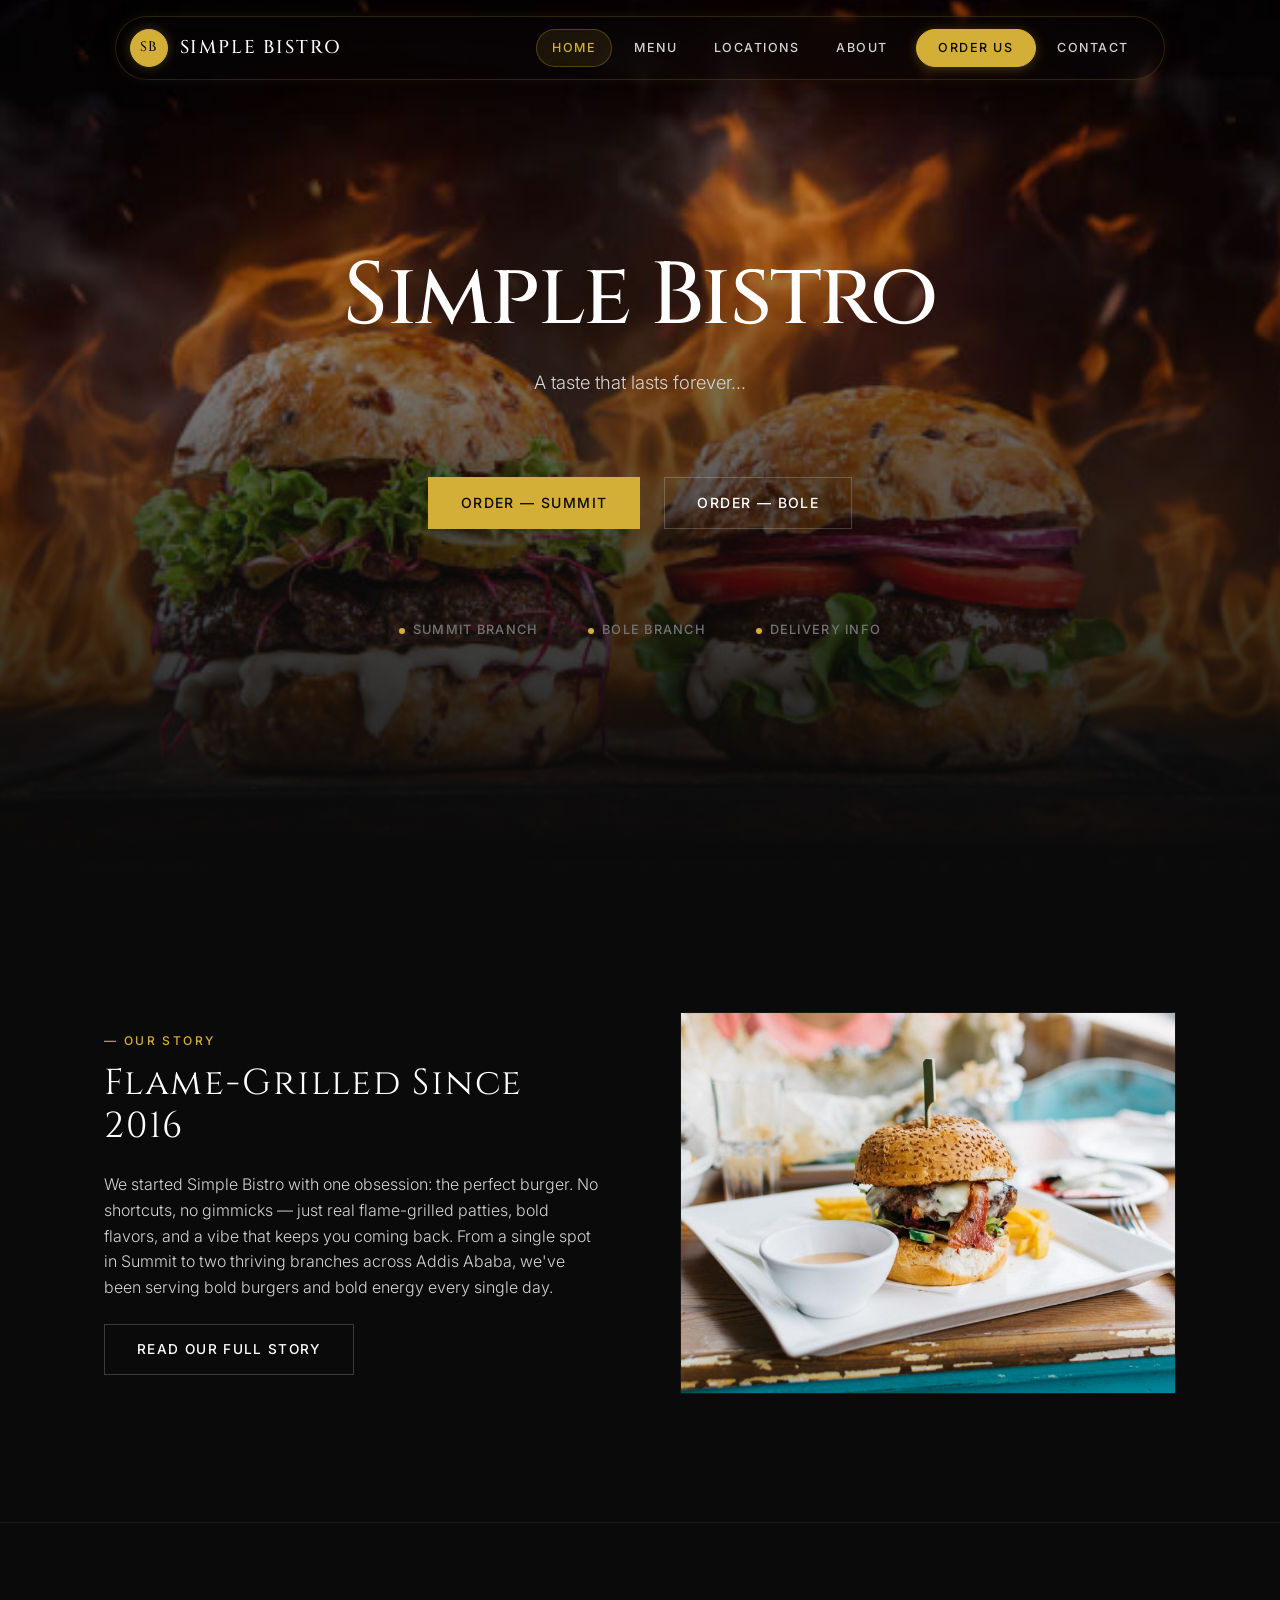
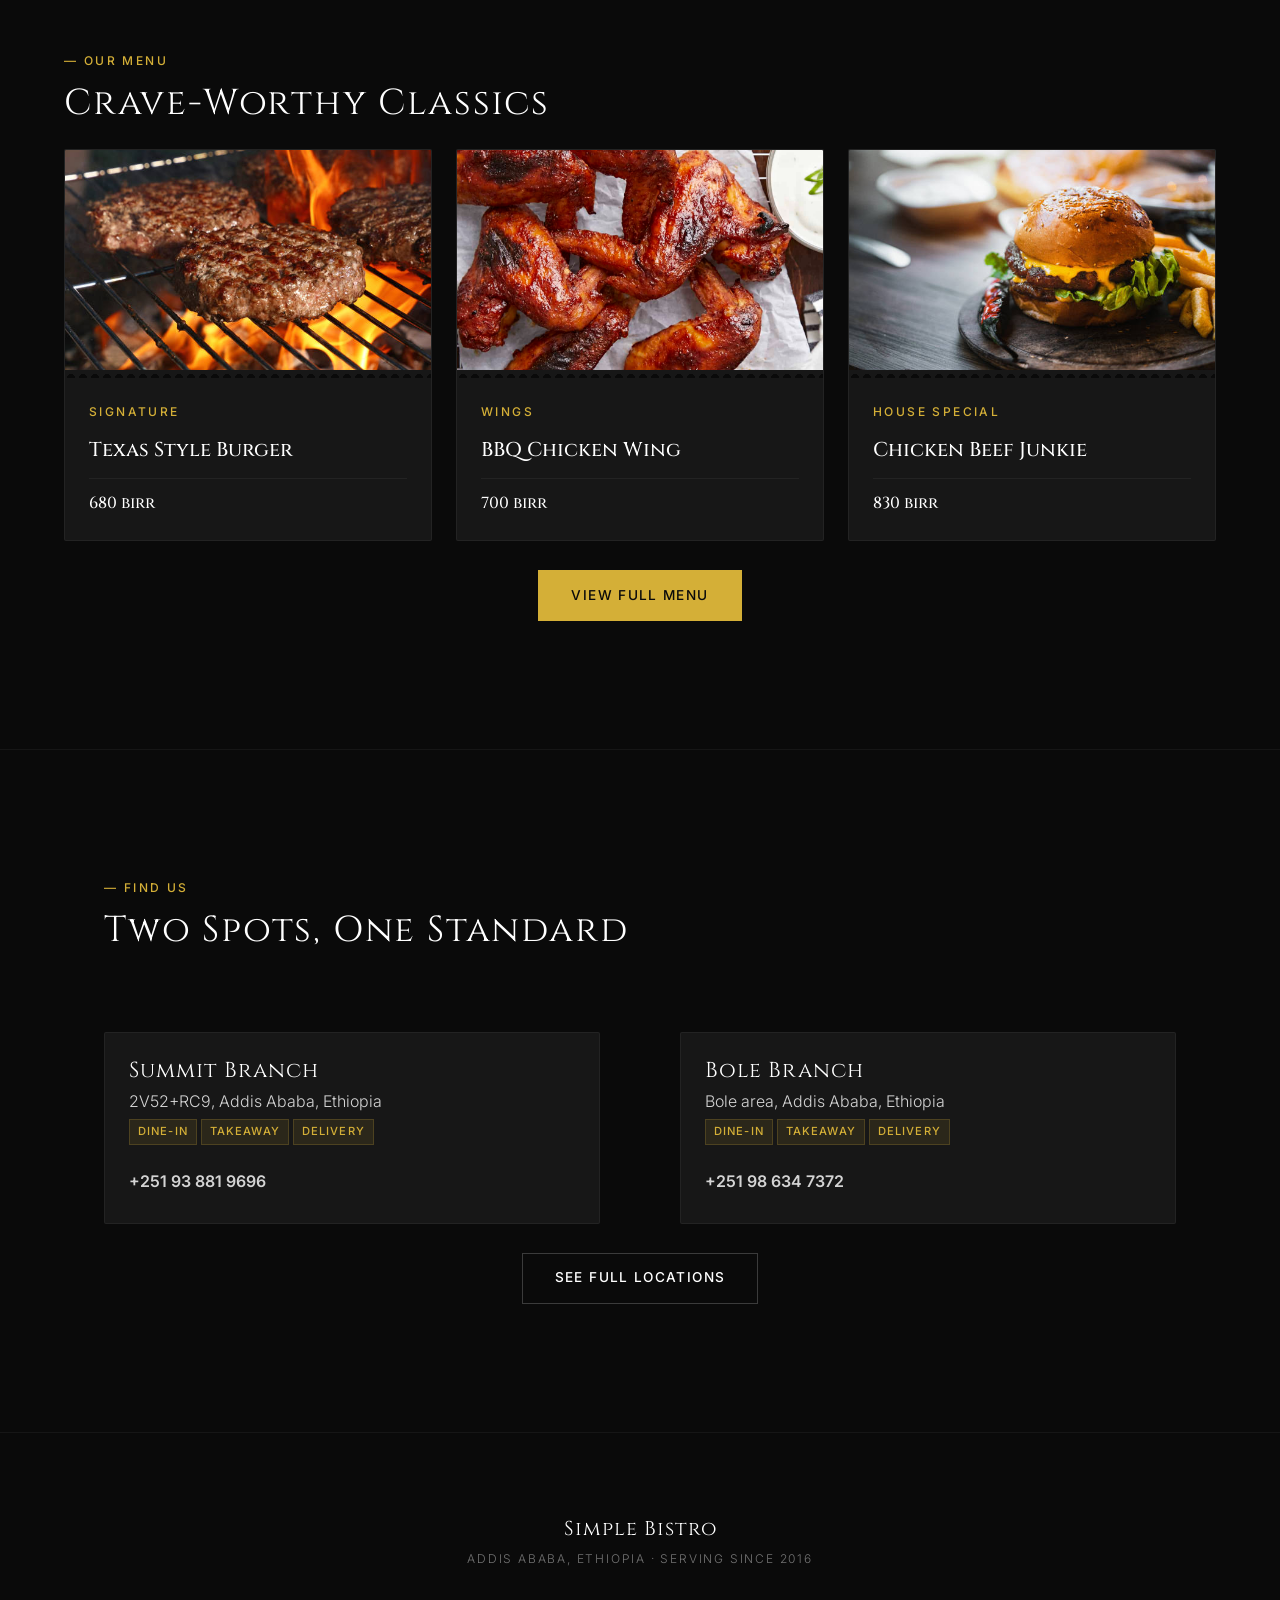
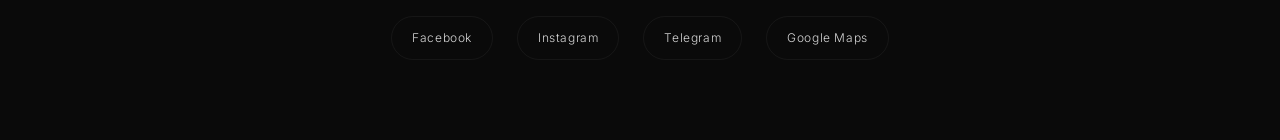
<file: index.html>
<!DOCTYPE html>
<html lang="en">

<head>
  <meta charset="UTF-8">
  <meta name="viewport" content="width=device-width, initial-scale=1.0, viewport-fit=cover">
  <title>Simple Bistro — Flame-Grilled Burgers in Addis Ababa</title>
  <meta name="description"
    content="Simple Bistro: bold, flame-grilled burgers since 2016. Two branches in Addis Ababa — Summit & Bole. Come hungry, leave happy.">
  <meta name="theme-color" content="#0a0a0a">
  <meta name="apple-mobile-web-app-capable" content="yes">
  <meta name="apple-mobile-web-app-status-bar-style" content="black-translucent">
  <meta property="og:title" content="Simple Bistro — Flame-Grilled Burgers in Addis Ababa">
  <meta property="og:description"
    content="Bold burgers, flame-grilled since 2016. Two branches in Addis Ababa, Ethiopia. Come hungry, leave happy.">
  <meta property="og:image" content="images/hero.jpg">
  <meta property="og:type" content="website">
  <link rel="preconnect" href="https://fonts.googleapis.com">
  <link rel="preconnect" href="https://fonts.gstatic.com" crossorigin>
  <link href="https://fonts.googleapis.com/css2?family=Cinzel:wght@400;500&family=Inter:wght@300;500&display=swap"
    rel="stylesheet">
  <link rel="stylesheet" href="style.css">
</head>

<body>

  <!-- ===== HEADER ===== -->
  <header class="site-header">
    <div class="header-inner">
      <a href="index.html" class="logo">
        <div class="logo-mark">SB</div>
        <span class="logo-wordmark">Simple Bistro</span>
      </a>
      <nav>
        <ul class="nav-links">
          <li><a href="index.html">Home</a></li>
          <li><a href="menu.html">Menu</a></li>
          <li><a href="locations.html">Locations</a></li>
          <li><a href="about.html">About</a></li>
          <li><a href="book.html">Order Us</a></li>
          <li><a href="contact.html">Contact</a></li>
        </ul>
      </nav>
      <button class="hamburger" aria-label="Toggle menu">
        <span></span><span></span><span></span>
      </button>
    </div>
  </header>

  <div class="mobile-nav">
    <a href="index.html">Home</a>
    <a href="menu.html">Menu</a>
    <a href="locations.html">Locations</a>
    <a href="about.html">About</a>
    <a href="book.html">Order Us</a>
    <a href="contact.html">Contact</a>
  </div>

  <!-- ===== HERO ===== -->
  <section class="hero">
    <div class="hero-bg" style="background-image: url('hero.jpg');"></div>
    <div class="hero-content">
      <h1>Simple Bistro<br></h1>
      <p class="hero-tagline">A taste that lasts forever...</p>
      <div class="hero-ctas">
        <a href="tel:+251938819696" class="btn-primary">Order — Summit</a>
        <a href="tel:+251986347372" class="btn-ghost">Order — Bole</a>
      </div>
      <div class="hero-branches">
        <a href="locations.html" class="hero-branch-link"><span class="dot"></span> Summit Branch</a>
        <a href="locations.html" class="hero-branch-link"><span class="dot"></span> Bole Branch</a>
        <a href="book.html" class="hero-branch-link"><span class="dot"></span> Delivery Info</a>
      </div>
    </div>
  </section>

  <!-- ===== ABOUT PREVIEW ===== -->
  <section>
    <div class="about-preview">
      <div class="about-preview-text">
        <div class="eyebrow">Our Story</div>
        <h2>Flame-Grilled Since 2016</h2>
        <p>We started Simple Bistro with one obsession: the perfect burger. No shortcuts, no gimmicks — just real
          flame-grilled patties, bold flavors, and a vibe that keeps you coming back. From a single spot in Summit to
          two thriving branches across Addis Ababa, we've been serving bold burgers and bold energy every single day.
        </p>
        <a href="about.html" class="btn-ghost" style="font-size:0.85rem; width:auto; display:inline-flex;">Read our full
          story</a>
      </div>
      <div class="about-preview-img">
        <img src="gourmet.jpg" alt="Simple Bistro gourmet burger">
      </div>
    </div>
  </section>

  <!-- ===== MENU PREVIEW ===== -->
  <section class="section-alt">
    <div class="eyebrow">Our Menu</div>
    <h2>Crave-Worthy Classics</h2>
    <div class="menu-grid" style="margin-top:1.5rem;">
      <!-- Ticket 01 -->
      <div class="ticket-card" data-tag="signature">
        <img src="grill.jpg" alt="Texas Style Burger" class="ticket-card-img">
        <div class="ticket-perforation"></div>
        <div class="ticket-card-body">
          <div class="ticket-tag">Signature</div>
          <div class="ticket-name">Texas Style Burger</div>
          <div class="ticket-price-row">
            <span class="ticket-price">680 birr</span>
          </div>
        </div>
      </div>
      <!-- Ticket 02 -->
      <div class="ticket-card" data-tag="wings">
        <img src="wings.jpg" alt="BBQ Chicken Wing" class="ticket-card-img">
        <div class="ticket-perforation"></div>
        <div class="ticket-card-body">
          <div class="ticket-tag">Wings</div>
          <div class="ticket-name">BBQ Chicken Wing</div>
          <div class="ticket-price-row">
            <span class="ticket-price">700 birr</span>
          </div>
        </div>
      </div>
      <!-- Ticket 03 -->
      <div class="ticket-card" data-tag="house-special">
        <img src="cheeseburger.jpg" alt="Chicken Beef Junkie" class="ticket-card-img">
        <div class="ticket-perforation"></div>
        <div class="ticket-card-body">
          <div class="ticket-tag">House Special</div>
          <div class="ticket-name">Chicken Beef Junkie</div>
          <div class="ticket-price-row">
            <span class="ticket-price">830 birr</span>
          </div>
        </div>
      </div>
    </div>
    <div style="text-align:center; margin-top:1.8rem;">
      <a href="menu.html" class="btn-primary" style="font-size:0.85rem; width:auto; display:inline-flex;">View full
        menu</a>
    </div>
  </section>

  <!-- ===== LOCATIONS PREVIEW ===== -->
  <section>
    <div class="eyebrow">Find Us</div>
    <h2>Two Spots, One Standard</h2>
    <div class="location-grid">
      <div class="location-card">
        <h3>Summit Branch</h3>
        <p>2V52+RC9, Addis Ababa, Ethiopia</p>
        <div class="services">
          <span>Dine-in</span><span>Takeaway</span><span>Delivery</span>
        </div>
        <p><a href="tel:+251938819696" style="color:var(--mustard);text-decoration:none;font-weight:600;">+251 93 881
            9696</a></p>
      </div>
      <div class="location-card">
        <h3>Bole Branch</h3>
        <p>Bole area, Addis Ababa, Ethiopia</p>
        <div class="services">
          <span>Dine-in</span><span>Takeaway</span><span>Delivery</span>
        </div>
        <p><a href="tel:+251986347372" style="color:var(--mustard);text-decoration:none;font-weight:600;">+251 98 634
            7372</a></p>
      </div>
    </div>
    <div style="text-align:center; margin-top:1.8rem;">
      <a href="locations.html" class="btn-ghost" style="font-size:0.85rem; width:auto; display:inline-flex;">See full
        locations</a>
    </div>
  </section>

  <!-- ===== FOOTER ===== -->
  <footer class="site-footer">
    <div class="footer-inner">
      <div class="footer-brand">Simple Bistro</div>
      <div class="footer-tagline">Addis Ababa, Ethiopia · Serving since 2016</div>
      <div class="footer-socials">
        <a href="https://facebook.com/simplebistro2016" target="_blank" rel="noopener"
          aria-label="Facebook">Facebook</a>
        <a href="https://instagram.com/simplebistro2016" target="_blank" rel="noopener"
          aria-label="Instagram">Instagram</a>
        <a href="https://t.me/simplebistro" target="_blank" rel="noopener" aria-label="Telegram">Telegram</a>
        <a href="https://www.google.com/maps?q=9.0118,38.8513" target="_blank" rel="noopener"
          aria-label="Google Maps">Google Maps</a>
      </div>
    </div>
  </footer>

  <script src="nav.js"></script>
</body>

</html>
</file>
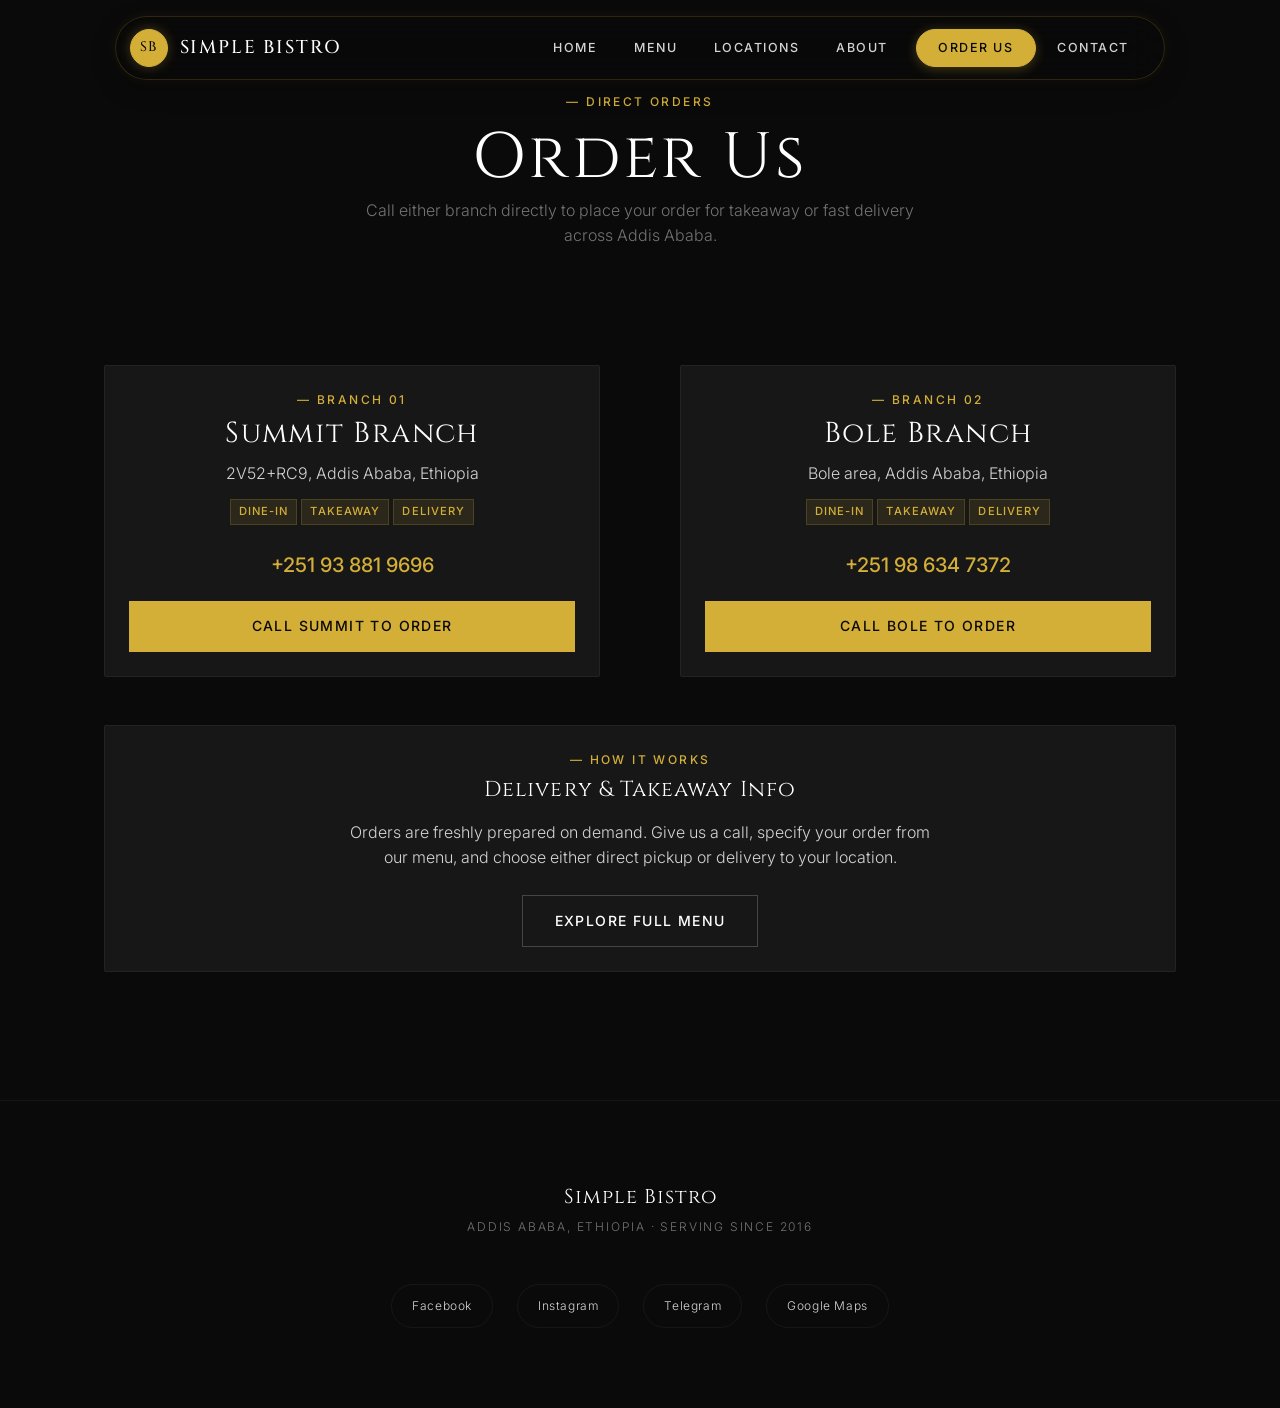
<file: book.html>
<!DOCTYPE html>
<html lang="en">
<head>
  <meta charset="UTF-8">
  <meta name="viewport" content="width=device-width, initial-scale=1.0, viewport-fit=cover">
  <title>Order Us — Simple Bistro | Call to Order</title>
  <meta name="description" content="Order from Simple Bistro. Call either Summit or Bole branch directly for takeaway or fast delivery in Addis Ababa.">
  <meta name="theme-color" content="#0a0a0a">
  <meta name="apple-mobile-web-app-capable" content="yes">
  <meta name="apple-mobile-web-app-status-bar-style" content="black-translucent">
  <meta property="og:title" content="Order Us — Simple Bistro">
  <meta property="og:description" content="Order from Simple Bistro. Call either branch directly for takeaway or delivery.">
  <meta property="og:image" content="images/hero.jpg">
  <meta property="og:type" content="website">
  <link rel="preconnect" href="https://fonts.googleapis.com">
  <link rel="preconnect" href="https://fonts.gstatic.com" crossorigin>
  <link href="https://fonts.googleapis.com/css2?family=Cinzel:wght@400;500&family=Inter:wght@300;500&display=swap" rel="stylesheet">
  <link rel="stylesheet" href="style.css">
</head>
<body>

  <header class="site-header">
    <div class="header-inner">
      <a href="index.html" class="logo">
        <div class="logo-mark">SB</div>
        <span class="logo-wordmark">Simple Bistro</span>
      </a>
      <nav>
        <ul class="nav-links">
          <li><a href="index.html">Home</a></li>
          <li><a href="menu.html">Menu</a></li>
          <li><a href="locations.html">Locations</a></li>
          <li><a href="about.html">About</a></li>
          <li><a href="book.html" class="active">Order Us</a></li>
          <li><a href="contact.html">Contact</a></li>
        </ul>
      </nav>
      <button class="hamburger" aria-label="Toggle menu">
        <span></span><span></span><span></span>
      </button>
    </div>
  </header>

  <div class="mobile-nav">
    <a href="index.html">Home</a>
    <a href="menu.html">Menu</a>
    <a href="locations.html">Locations</a>
    <a href="about.html">About</a>
    <a href="book.html" class="active">Order Us</a>
    <a href="contact.html">Contact</a>
  </div>

  <div class="page-header">
    <div class="eyebrow">Direct Orders</div>
    <h1>Order Us</h1>
    <p>Call either branch directly to place your order for takeaway or fast delivery across Addis Ababa.</p>
  </div>

  <section style="padding-top:0;">
    <div class="location-grid">

      <!-- Summit Branch Order Card -->
      <div class="location-card" style="text-align:center;">
        <div class="eyebrow" style="margin-bottom:0.4rem;">Branch 01</div>
        <h3 style="font-size:1.8rem; margin-bottom:0.5rem;">Summit Branch</h3>
        <p style="margin-bottom:0.8rem;">2V52+RC9, Addis Ababa, Ethiopia</p>
        <div class="services" style="justify-content:center; margin-bottom:1.5rem;">
          <span>Dine-in</span><span>Takeaway</span><span>Delivery</span>
        </div>
        <p style="font-size:1.25rem; font-weight:500; margin-bottom:1.2rem; color:var(--color-primary);">+251 93 881 9696</p>
        <a href="tel:+251938819696" class="btn-primary" style="width:100%;">Call Summit to Order</a>
      </div>

      <!-- Bole Branch Order Card -->
      <div class="location-card" style="text-align:center;">
        <div class="eyebrow" style="margin-bottom:0.4rem;">Branch 02</div>
        <h3 style="font-size:1.8rem; margin-bottom:0.5rem;">Bole Branch</h3>
        <p style="margin-bottom:0.8rem;">Bole area, Addis Ababa, Ethiopia</p>
        <div class="services" style="justify-content:center; margin-bottom:1.5rem;">
          <span>Dine-in</span><span>Takeaway</span><span>Delivery</span>
        </div>
        <p style="font-size:1.25rem; font-weight:500; margin-bottom:1.2rem; color:var(--color-primary);">+251 98 634 7372</p>
        <a href="tel:+251986347372" class="btn-primary" style="width:100%;">Call Bole to Order</a>
      </div>

    </div>

    <div style="margin-top:3rem; text-align:center;" class="location-card">
      <div class="eyebrow" style="margin-bottom:0.4rem;">How It Works</div>
      <h3 style="margin-bottom:1rem;">Delivery & Takeaway Info</h3>
      <p style="max-width:600px; margin:0 auto 1.5rem;">Orders are freshly prepared on demand. Give us a call, specify your order from our menu, and choose either direct pickup or delivery to your location.</p>
      <a href="menu.html" class="btn-ghost">Explore Full Menu</a>
    </div>
  </section>

  <footer class="site-footer">
    <div class="footer-inner">
      <div class="footer-brand">Simple Bistro</div>
      <div class="footer-tagline">Addis Ababa, Ethiopia · Serving since 2016</div>
      <div class="footer-socials">
        <a href="https://facebook.com/simplebistro2016" target="_blank" rel="noopener" aria-label="Facebook">Facebook</a>
        <a href="https://instagram.com/simplebistro2016" target="_blank" rel="noopener" aria-label="Instagram">Instagram</a>
        <a href="https://t.me/simplebistro" target="_blank" rel="noopener" aria-label="Telegram">Telegram</a>
        <a href="https://www.google.com/maps?q=9.0118,38.8513" target="_blank" rel="noopener" aria-label="Google Maps">Google Maps</a>
      </div>
    </div>
  </footer>

  <script src="nav.js"></script>
</body>
</html>
</file>
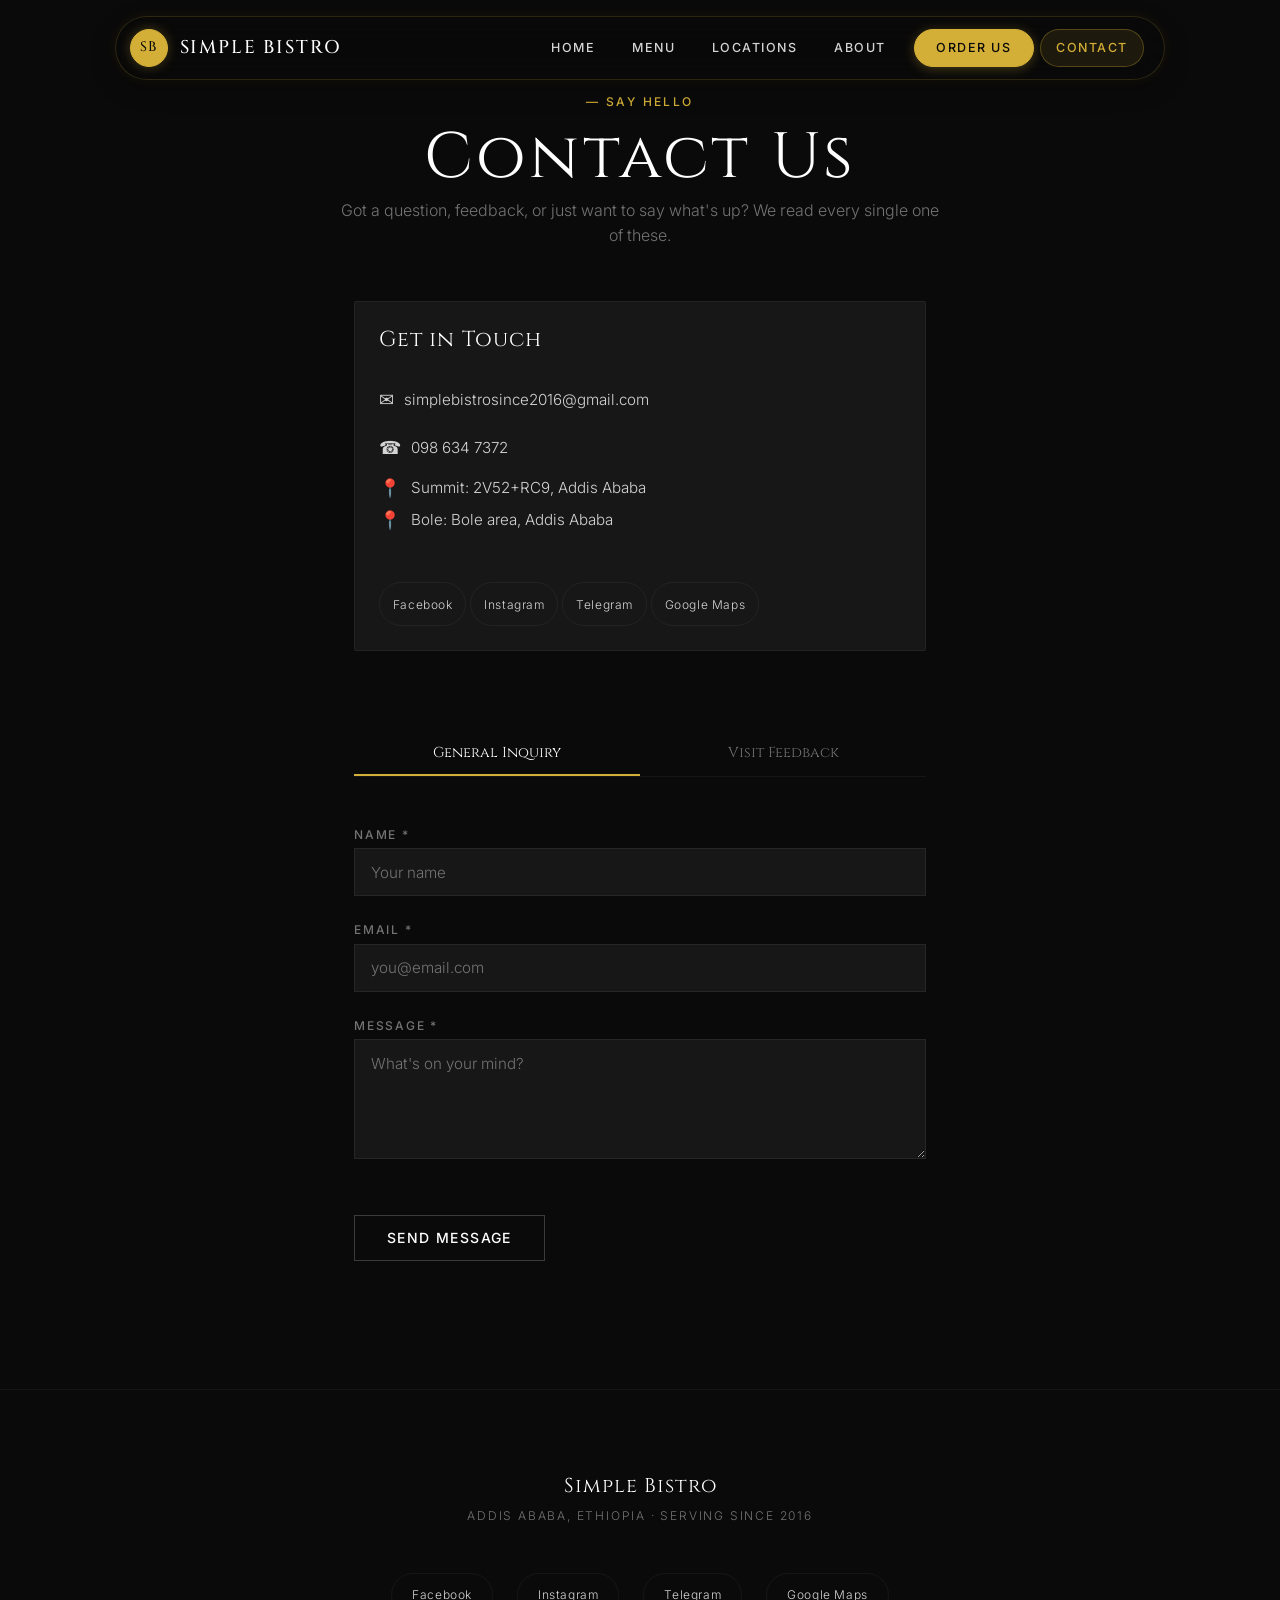
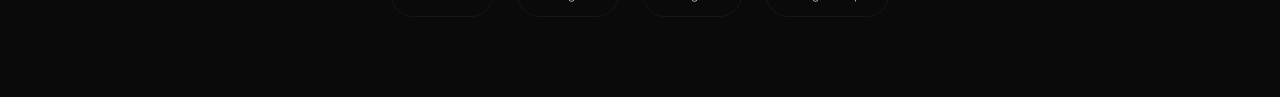
<file: contact.html>
<!DOCTYPE html>
<html lang="en">
<head>
  <meta charset="UTF-8">
  <meta name="viewport" content="width=device-width, initial-scale=1.0, viewport-fit=cover">
  <title>Contact — Simple Bistro | Get in Touch</title>
  <meta name="description" content="Contact Simple Bistro in Addis Ababa. Send a message, leave feedback, or rate your experience. Two branches — Summit & Bole.">
  <meta name="theme-color" content="#0a0a0a">
  <meta name="apple-mobile-web-app-capable" content="yes">
  <meta name="apple-mobile-web-app-status-bar-style" content="black-translucent">
  <meta property="og:title" content="Contact — Simple Bistro">
  <meta property="og:description" content="Get in touch with Simple Bistro. Send a message or leave feedback.">
  <meta property="og:image" content="images/hero.jpg">
  <meta property="og:type" content="website">
  <link rel="preconnect" href="https://fonts.googleapis.com">
  <link rel="preconnect" href="https://fonts.gstatic.com" crossorigin>
  <link href="https://fonts.googleapis.com/css2?family=Cinzel:wght@400;500&family=Inter:wght@300;500&display=swap" rel="stylesheet">
  <link rel="stylesheet" href="style.css">
</head>
<body>

  <header class="site-header">
    <div class="header-inner">
      <a href="index.html" class="logo">
        <div class="logo-mark">SB</div>
        <span class="logo-wordmark">Simple Bistro</span>
      </a>
      <nav>
        <ul class="nav-links">
          <li><a href="index.html">Home</a></li>
          <li><a href="menu.html">Menu</a></li>
          <li><a href="locations.html">Locations</a></li>
          <li><a href="about.html">About</a></li>
          <li><a href="book.html">Order Us</a></li>
          <li><a href="contact.html" class="active">Contact</a></li>
        </ul>
      </nav>
      <button class="hamburger" aria-label="Toggle menu">
        <span></span><span></span><span></span>
      </button>
    </div>
  </header>

  <div class="mobile-nav">
    <a href="index.html">Home</a>
    <a href="menu.html">Menu</a>
    <a href="locations.html">Locations</a>
    <a href="about.html">About</a>
    <a href="book.html">Order Us</a>
    <a href="contact.html">Contact</a>
  </div>

  <div class="page-header">
    <div class="eyebrow">Say Hello</div>
    <h1>Contact Us</h1>
    <p>Got a question, feedback, or just want to say what's up? We read every single one of these.</p>
  </div>

  <section style="padding-top:1rem;max-width:700px;margin:0 auto;">
    <div class="contact-card">
      <h3>Get in Touch</h3>
      <div class="contact-detail">
        <span style="font-size:1.1rem;">&#9993;</span>
        <a href="mailto:simplebistrosince2016@gmail.com">simplebistrosince2016@gmail.com</a>
      </div>
      <div class="contact-detail">
        <span style="font-size:1.1rem;">&#9742;</span>
        <a href="tel:+251986347372">098 634 7372</a>
      </div>
      <div class="contact-detail">
        <span style="font-size:1.1rem;">&#128205;</span>
        <span>Summit: 2V52+RC9, Addis Ababa</span>
      </div>
      <div class="contact-detail">
        <span style="font-size:1.1rem;">&#128205;</span>
        <span>Bole: Bole area, Addis Ababa</span>
      </div>
      <div class="social-links">
        <a href="https://facebook.com/simplebistro2016" target="_blank" rel="noopener" class="social-link">Facebook</a>
        <a href="https://instagram.com/simplebistro2016" target="_blank" rel="noopener" class="social-link">Instagram</a>
        <a href="https://t.me/simplebistro" target="_blank" rel="noopener" class="social-link">Telegram</a>
        <a href="https://www.google.com/maps?q=9.0118,38.8513" target="_blank" rel="noopener" class="social-link">Google Maps</a>
      </div>
    </div>

    <!-- ===== CONTACT TABS ===== -->
    <div class="contact-tabs">
      <button class="contact-tab active" data-panel="general">General Inquiry</button>
      <button class="contact-tab" data-panel="feedback">Visit Feedback</button>
    </div>

    <!-- ===== GENERAL INQUIRY FORM ===== -->
    <div class="contact-form-panel active" id="panel-general">
      <form id="general-form" novalidate>
        <div class="form-group">
          <label for="g-name">Name *</label>
          <input type="text" id="g-name" name="name" placeholder="Your name" required autocomplete="name">
        </div>
        <div class="form-group">
          <label for="g-email">Email *</label>
          <input type="email" id="g-email" name="email" placeholder="you@email.com" required autocomplete="email">
        </div>
        <div class="form-group">
          <label for="g-message">Message *</label>
          <textarea id="g-message" name="message" placeholder="What's on your mind?" required></textarea>
        </div>
        <div class="form-submit-area">
          <button type="submit" class="btn-primary">Send Message</button>
        </div>
        <div class="form-msg" id="general-msg"></div>
      </form>
    </div>

    <!-- ===== VISIT FEEDBACK FORM ===== -->
    <div class="contact-form-panel" id="panel-feedback">
      <form id="feedback-form" novalidate>
        <div class="form-group">
          <label for="f-name">Name *</label>
          <input type="text" id="f-name" name="name" placeholder="Your name" required autocomplete="name">
        </div>
        <div class="form-group">
          <label for="f-branch">Branch Visited *</label>
          <select id="f-branch" name="branch" required>
            <option value="" disabled selected>Which branch?</option>
            <option value="Summit">Summit</option>
            <option value="Bole">Bole</option>
          </select>
        </div>
        <div class="form-group">
          <label for="f-date">Visit Date *</label>
          <input type="date" id="f-date" name="date" required>
        </div>
        <div class="form-group">
          <label>Rating *</label>
          <div class="star-rating" id="star-rating">
            <button type="button" data-star="1" aria-label="1 star">&#9733;</button>
            <button type="button" data-star="2" aria-label="2 stars">&#9733;</button>
            <button type="button" data-star="3" aria-label="3 stars">&#9733;</button>
            <button type="button" data-star="4" aria-label="4 stars">&#9733;</button>
            <button type="button" data-star="5" aria-label="5 stars">&#9733;</button>
          </div>
          <span class="mono-sm" id="rating-label" style="color:var(--cream-dim);margin-top:0.3rem;display:block;">Tap to rate (1-5)</span>
        </div>
        <div class="form-group">
          <label for="f-comments">Comments *</label>
          <textarea id="f-comments" name="comments" placeholder="Tell us about your visit..." required></textarea>
        </div>
        <div class="form-submit-area">
          <button type="submit" class="btn-primary">Submit Feedback</button>
        </div>
        <div class="form-msg" id="feedback-msg"></div>
      </form>
    </div>
  </section>

  <footer class="site-footer">
    <div class="footer-inner">
      <div class="footer-brand">Simple Bistro</div>
      <div class="footer-tagline">Addis Ababa, Ethiopia · Serving since 2016</div>
      <div class="footer-socials">
        <a href="https://facebook.com/simplebistro2016" target="_blank" rel="noopener" aria-label="Facebook">Facebook</a>
        <a href="https://instagram.com/simplebistro2016" target="_blank" rel="noopener" aria-label="Instagram">Instagram</a>
        <a href="https://t.me/simplebistro" target="_blank" rel="noopener" aria-label="Telegram">Telegram</a>
        <a href="https://www.google.com/maps?q=9.0118,38.8513" target="_blank" rel="noopener" aria-label="Google Maps">Google Maps</a>
      </div>
    </div>
  </footer>

  <script>
    /* ===== CONTACT TAB SWITCHING ===== */
    document.addEventListener('DOMContentLoaded', () => {
      const tabs = document.querySelectorAll('.contact-tab');
      const panels = document.querySelectorAll('.contact-form-panel');

      tabs.forEach(tab => {
        tab.addEventListener('click', () => {
          tabs.forEach(t => t.classList.remove('active'));
          tab.classList.add('active');
          panels.forEach(p => p.classList.remove('active'));
          document.getElementById('panel-' + tab.dataset.panel).classList.add('active');
        });
      });

      /* ===== STAR RATING — click only (no hover on mobile) ===== */
      let currentRating = 0;
      const stars = document.querySelectorAll('#star-rating button');
      const ratingLabel = document.getElementById('rating-label');

      stars.forEach(star => {
        star.addEventListener('click', () => {
          currentRating = parseInt(star.dataset.star);
          updateStars(currentRating);
        });
      });

      function updateStars(rating) {
        stars.forEach(s => {
          if (parseInt(s.dataset.star) <= rating) {
            s.classList.add('filled');
          } else {
            s.classList.remove('filled');
          }
        });
        const labels = ['', 'Poor', 'Fair', 'Good', 'Great', 'Excellent!'];
        ratingLabel.textContent = rating > 0 ? labels[rating] : 'Tap to rate (1-5)';
      }

      /* ===== GENERAL FORM — mailto fallback ===== */
      const generalForm = document.getElementById('general-form');
      const generalMsg = document.getElementById('general-msg');

      generalForm.addEventListener('submit', (e) => {
        e.preventDefault();
        const name = generalForm.elements['name'].value.trim();
        const email = generalForm.elements['email'].value.trim();
        const message = generalForm.elements['message'].value.trim();

        if (!name || !email || !message) {
          generalMsg.textContent = 'Please fill in all required fields.';
          generalMsg.className = 'form-msg error show';
          return;
        }

        const body = `Name: ${name}\nEmail: ${email}\n\nMessage:\n${message}`;
        const subject = encodeURIComponent(`General Inquiry: ${name}`);
        const bodyEncoded = encodeURIComponent(body);
        window.location.href = `mailto:simplebistrosince2016@gmail.com?subject=${subject}&body=${bodyEncoded}`;

        generalMsg.textContent = "Thanks for reaching out — we'll get back to you soon!";
        generalMsg.className = 'form-msg success show';
      });

      /* ===== FEEDBACK FORM — mailto fallback ===== */
      const feedbackForm = document.getElementById('feedback-form');
      const feedbackMsg = document.getElementById('feedback-msg');

      feedbackForm.addEventListener('submit', (e) => {
        e.preventDefault();
        const name = feedbackForm.elements['name'].value.trim();
        const branch = feedbackForm.elements['branch'].value;
        const date = feedbackForm.elements['date'].value;
        const comments = feedbackForm.elements['comments'].value.trim();

        if (!name || !branch || !date || !comments || currentRating === 0) {
          feedbackMsg.textContent = 'Please fill in all required fields and select a rating.';
          feedbackMsg.className = 'form-msg error show';
          return;
        }

        const body = `Name: ${name}\nBranch: ${branch}\nVisit Date: ${date}\nRating: ${currentRating}/5\n\nComments:\n${comments}`;
        const subject = encodeURIComponent(`Feedback: Simple Bistro ${branch}`);
        const bodyEncoded = encodeURIComponent(body);
        window.location.href = `mailto:simplebistrosince2016@gmail.com?subject=${subject}&body=${bodyEncoded}`;

        feedbackMsg.textContent = "Thanks — we read every one of these ourselves";
        feedbackMsg.className = 'form-msg success show';
      });
    });
  </script>
  <script src="nav.js"></script>
</body>
</html>
</file>
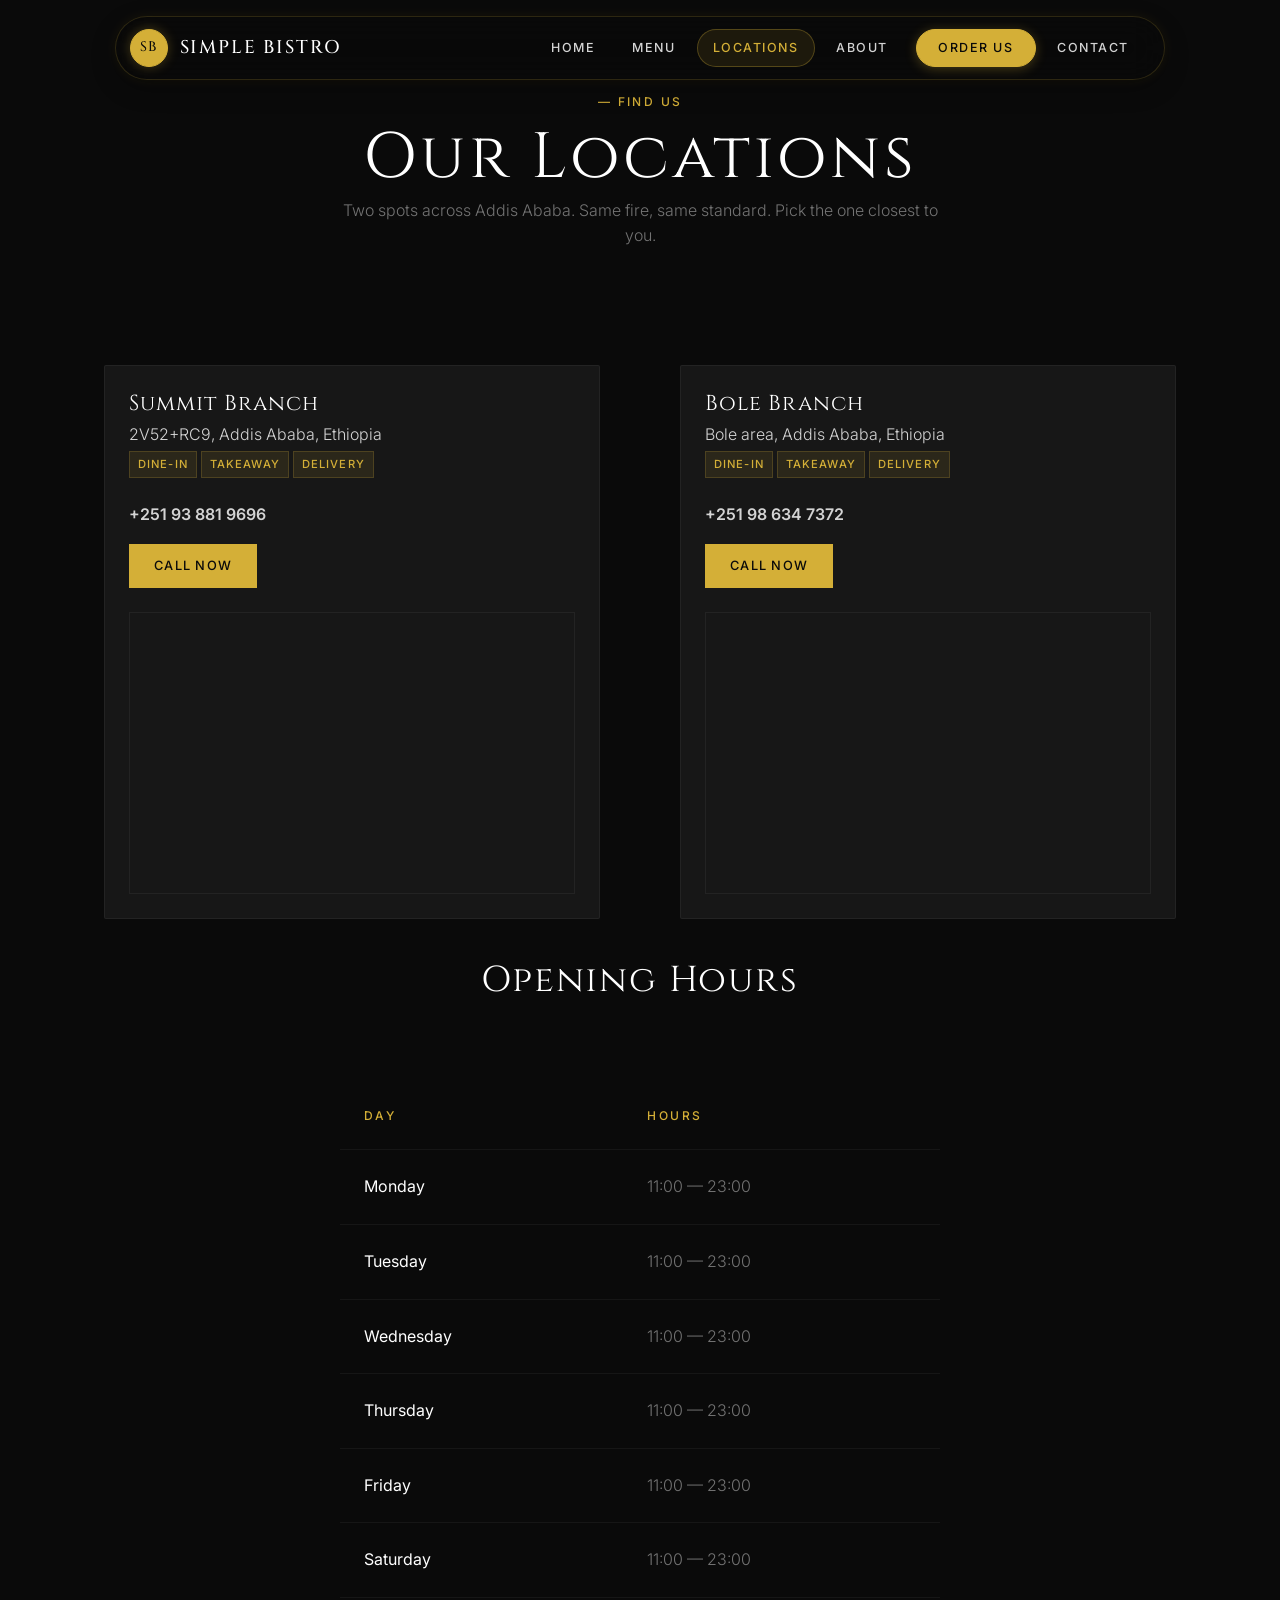
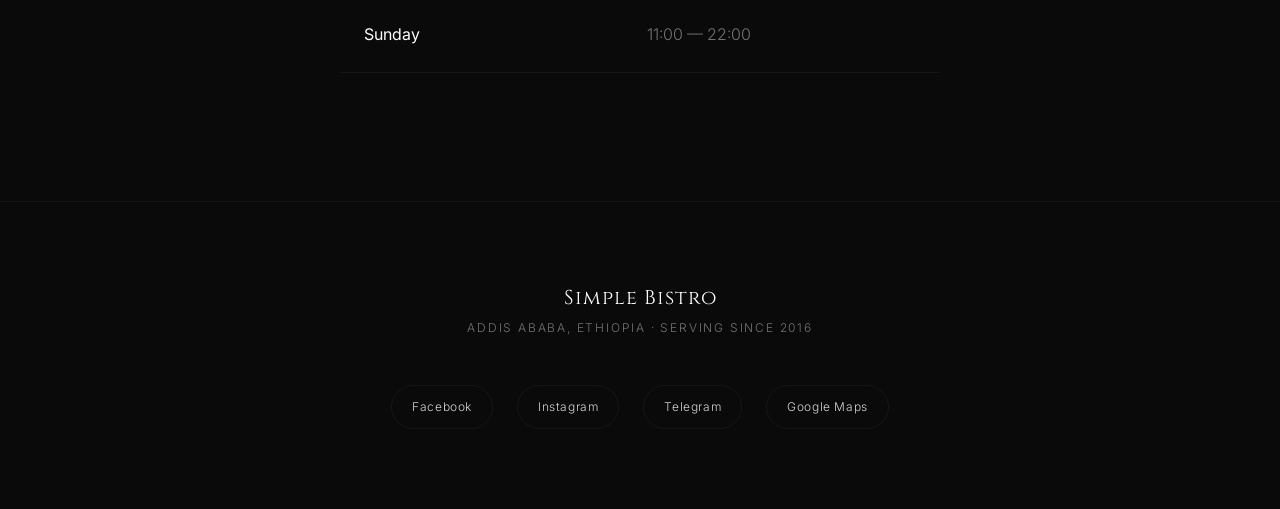
<file: locations.html>
<!DOCTYPE html>
<html lang="en">
<head>
  <meta charset="UTF-8">
  <meta name="viewport" content="width=device-width, initial-scale=1.0, viewport-fit=cover">
  <title>Locations — Simple Bistro | Summit & Bole, Addis Ababa</title>
  <meta name="description" content="Find Simple Bistro in Addis Ababa. Two branches — Summit and Bole — both serving flame-grilled burgers with dine-in, takeaway, and delivery.">
  <meta name="theme-color" content="#0a0a0a">
  <meta name="apple-mobile-web-app-capable" content="yes">
  <meta name="apple-mobile-web-app-status-bar-style" content="black-translucent">
  <meta property="og:title" content="Locations — Simple Bistro">
  <meta property="og:description" content="Two branches in Addis Ababa. Find your nearest Simple Bistro.">
  <meta property="og:image" content="images/hero.jpg">
  <meta property="og:type" content="website">
  <link rel="preconnect" href="https://fonts.googleapis.com">
  <link rel="preconnect" href="https://fonts.gstatic.com" crossorigin>
  <link href="https://fonts.googleapis.com/css2?family=Cinzel:wght@400;500&family=Inter:wght@300;500&display=swap" rel="stylesheet">
  <link rel="stylesheet" href="style.css">
</head>
<body>

  <header class="site-header">
    <div class="header-inner">
      <a href="index.html" class="logo">
        <div class="logo-mark">SB</div>
        <span class="logo-wordmark">Simple Bistro</span>
      </a>
      <nav>
        <ul class="nav-links">
          <li><a href="index.html">Home</a></li>
          <li><a href="menu.html">Menu</a></li>
          <li><a href="locations.html" class="active">Locations</a></li>
          <li><a href="about.html">About</a></li>
          <li><a href="book.html">Order Us</a></li>
          <li><a href="contact.html">Contact</a></li>
        </ul>
      </nav>
      <button class="hamburger" aria-label="Toggle menu">
        <span></span><span></span><span></span>
      </button>
    </div>
  </header>

  <div class="mobile-nav">
    <a href="index.html">Home</a>
    <a href="menu.html">Menu</a>
    <a href="locations.html">Locations</a>
    <a href="about.html">About</a>
    <a href="book.html">Order Us</a>
    <a href="contact.html">Contact</a>
  </div>

  <div class="page-header">
    <div class="eyebrow">Find Us</div>
    <h1>Our Locations</h1>
    <p>Two spots across Addis Ababa. Same fire, same standard. Pick the one closest to you.</p>
  </div>

  <section style="padding-top:0;">
    <div class="location-grid">

      <!-- Summit -->
      <div class="location-card">
        <h3>Summit Branch</h3>
        <p>2V52+RC9, Addis Ababa, Ethiopia</p>
        <div class="services">
          <span>Dine-in</span><span>Takeaway</span><span>Delivery</span>
        </div>
        <p><a href="tel:+251938819696" style="color:var(--mustard);text-decoration:none;font-weight:600;">+251 93 881 9696</a></p>
        <a href="tel:+251938819696" class="btn-primary" style="font-size:0.8rem;padding:0.6rem 1.5rem;margin-top:0.8rem;width:auto;display:inline-flex;">Call now</a>
        <div class="map-container">
          <iframe src="https://www.google.com/maps?q=9.0118,38.8513&z=16&output=embed" width="100%" height="300" style="border:0" loading="lazy" allowfullscreen referrerpolicy="no-referrer-when-downgrade" title="Summit Branch Map"></iframe>
        </div>
      </div>

      <!-- Bole -->
      <div class="location-card">
        <h3>Bole Branch</h3>
        <p>Bole area, Addis Ababa, Ethiopia</p>
        <div class="services">
          <span>Dine-in</span><span>Takeaway</span><span>Delivery</span>
        </div>
        <p><a href="tel:+251986347372" style="color:var(--mustard);text-decoration:none;font-weight:600;">+251 98 634 7372</a></p>
        <a href="tel:+251986347372" class="btn-primary" style="font-size:0.8rem;padding:0.6rem 1.5rem;margin-top:0.8rem;width:auto;display:inline-flex;">Call now</a>
        <div class="map-container">
          <iframe src="https://www.google.com/maps?q=8.9939,38.7908&z=16&output=embed" width="100%" height="300" style="border:0" loading="lazy" allowfullscreen referrerpolicy="no-referrer-when-downgrade" title="Bole Branch Map"></iframe>
        </div>
      </div>

    </div>

    <h2 style="text-align:center;margin-top:2.5rem;margin-bottom:1.2rem;">Opening Hours</h2>
    <table class="hours-table">
      <thead>
        <tr>
          <th>Day</th>
          <th>Hours</th>
        </tr>
      </thead>
      <tbody>
        <tr><td>Monday</td><td>11:00 — 23:00</td></tr>
        <tr><td>Tuesday</td><td>11:00 — 23:00</td></tr>
        <tr><td>Wednesday</td><td>11:00 — 23:00</td></tr>
        <tr><td>Thursday</td><td>11:00 — 23:00</td></tr>
        <tr><td>Friday</td><td>11:00 — 23:00</td></tr>
        <tr><td>Saturday</td><td>11:00 — 23:00</td></tr>
        <tr><td>Sunday</td><td>11:00 — 22:00</td></tr>
      </tbody>
    </table>
  </section>

  <footer class="site-footer">
    <div class="footer-inner">
      <div class="footer-brand">Simple Bistro</div>
      <div class="footer-tagline">Addis Ababa, Ethiopia · Serving since 2016</div>
      <div class="footer-socials">
        <a href="https://facebook.com/simplebistro2016" target="_blank" rel="noopener" aria-label="Facebook">Facebook</a>
        <a href="https://instagram.com/simplebistro2016" target="_blank" rel="noopener" aria-label="Instagram">Instagram</a>
        <a href="https://t.me/simplebistro" target="_blank" rel="noopener" aria-label="Telegram">Telegram</a>
        <a href="https://www.google.com/maps?q=9.0118,38.8513" target="_blank" rel="noopener" aria-label="Google Maps">Google Maps</a>
      </div>
    </div>
  </footer>

  <script src="nav.js"></script>
</body>
</html>
</file>
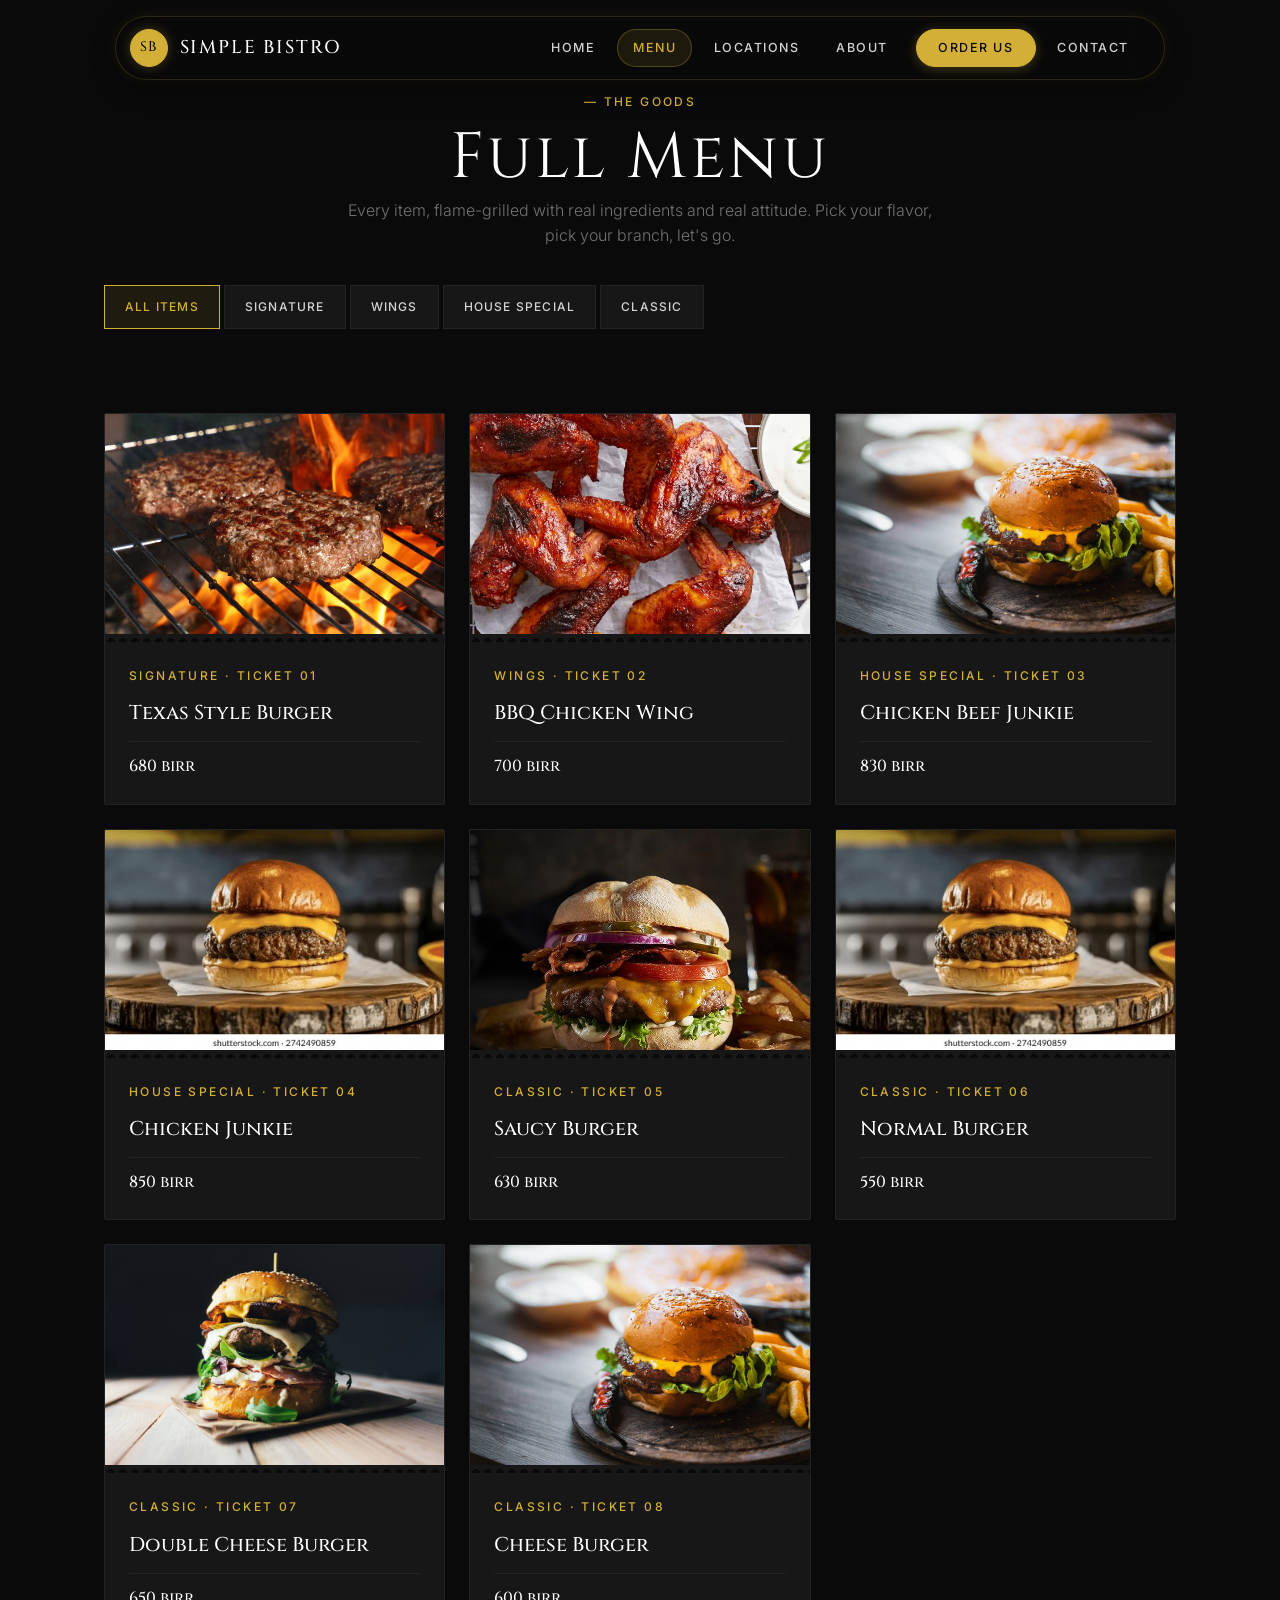
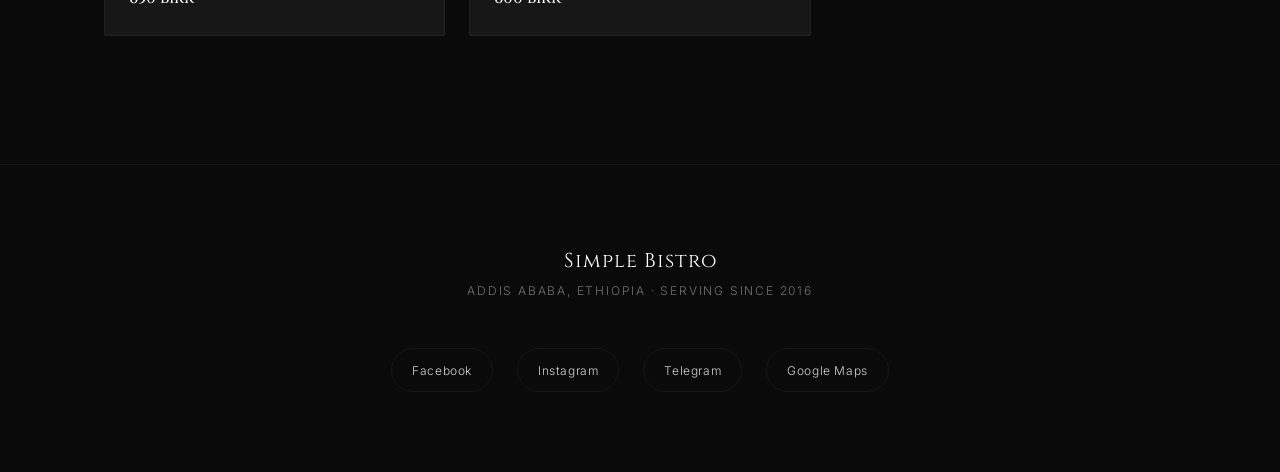
<file: menu.html>
<!DOCTYPE html>
<html lang="en">

<head>
  <meta charset="UTF-8">
  <meta name="viewport" content="width=device-width, initial-scale=1.0, viewport-fit=cover">
  <title>Menu — Simple Bistro Burgers | Addis Ababa</title>
  <meta name="description"
    content="Explore Simple Bistro's full menu: Texas Style Burger, BBQ Chicken Wings, House Specials, and Classic Burgers. Flame-grilled in Addis Ababa since 2016.">
  <meta name="theme-color" content="#0a0a0a">
  <meta name="apple-mobile-web-app-capable" content="yes">
  <meta name="apple-mobile-web-app-status-bar-style" content="black-translucent">
  <meta property="og:title" content="Menu — Simple Bistro Burgers">
  <meta property="og:description" content="Bold burgers, flame-grilled to perfection. See our full menu.">
  <meta property="og:image" content="images/hero.jpg">
  <meta property="og:type" content="website">
  <link rel="preconnect" href="https://fonts.googleapis.com">
  <link rel="preconnect" href="https://fonts.gstatic.com" crossorigin>
  <link
    href="https://fonts.googleapis.com/css2?family=Cinzel:wght@400;500&family=Inter:wght@300;500&display=swap"
    rel="stylesheet">
  <link rel="stylesheet" href="style.css">
</head>

<body>

  <header class="site-header">
    <div class="header-inner">
      <a href="index.html" class="logo">
        <div class="logo-mark">SB</div>
        <span class="logo-wordmark">Simple Bistro</span>
      </a>
      <nav>
        <ul class="nav-links">
          <li><a href="index.html">Home</a></li>
          <li><a href="menu.html" class="active">Menu</a></li>
          <li><a href="locations.html">Locations</a></li>
          <li><a href="about.html">About</a></li>
          <li><a href="book.html">Order Us</a></li>
          <li><a href="contact.html">Contact</a></li>
        </ul>
      </nav>
      <button class="hamburger" aria-label="Toggle menu">
        <span></span><span></span><span></span>
      </button>
    </div>
  </header>

  <div class="mobile-nav">
    <a href="index.html">Home</a>
    <a href="menu.html">Menu</a>
    <a href="locations.html">Locations</a>
    <a href="about.html">About</a>
    <a href="book.html">Order Us</a>
    <a href="contact.html">Contact</a>
  </div>

  <div class="page-header">
    <div class="eyebrow">The Goods</div>
    <h1>Full Menu</h1>
    <p>Every item, flame-grilled with real ingredients and real attitude. Pick your flavor, pick your branch, let's go.
    </p>
  </div>

  <section style="padding-top:0;">
    <div class="filter-tabs">
      <button class="filter-tab active" data-filter="all">All Items</button>
      <button class="filter-tab" data-filter="signature">Signature</button>
      <button class="filter-tab" data-filter="wings">Wings</button>
      <button class="filter-tab" data-filter="house-special">House Special</button>
      <button class="filter-tab" data-filter="classic">Classic</button>
    </div>

    <div class="menu-grid">

      <!-- Ticket 01 — Signature -->
      <div class="ticket-card" data-tag="signature">
        <img src="grill.jpg" alt="Texas Style Burger" class="ticket-card-img">
        <div class="ticket-perforation"></div>
        <div class="ticket-card-body">
          <div class="ticket-tag">Signature · Ticket 01</div>
          <div class="ticket-name">Texas Style Burger</div>
          <div class="ticket-price-row">
            <span class="ticket-price">680 birr</span>
          </div>
        </div>
      </div>

      <!-- Ticket 02 — Wings -->
      <div class="ticket-card" data-tag="wings">
        <img src="wings.jpg" alt="BBQ Chicken Wing" class="ticket-card-img">
        <div class="ticket-perforation"></div>
        <div class="ticket-card-body">
          <div class="ticket-tag">Wings · Ticket 02</div>
          <div class="ticket-name">BBQ Chicken Wing</div>
          <div class="ticket-price-row">
            <span class="ticket-price">700 birr</span>
          </div>
        </div>
      </div>

      <!-- Ticket 03 — House Special -->
      <div class="ticket-card" data-tag="house-special">
        <img src="cheeseburger.jpg" alt="Chicken Beef Junkie" class="ticket-card-img">
        <div class="ticket-perforation"></div>
        <div class="ticket-card-body">
          <div class="ticket-tag">House Special · Ticket 03</div>
          <div class="ticket-name">Chicken Beef Junkie</div>
          <div class="ticket-price-row">
            <span class="ticket-price">830 birr</span>
          </div>
        </div>
      </div>

      <!-- Ticket 04 — House Special -->
      <div class="ticket-card" data-tag="house-special">
        <img src="classic.jpg" alt="Chicken Junkie" class="ticket-card-img">
        <div class="ticket-perforation"></div>
        <div class="ticket-card-body">
          <div class="ticket-tag">House Special · Ticket 04</div>
          <div class="ticket-name">Chicken Junkie</div>
          <div class="ticket-price-row">
            <span class="ticket-price">850 birr</span>
          </div>
        </div>
      </div>

      <!-- Ticket 05 — Classic -->
      <div class="ticket-card" data-tag="classic">
        <img src="saucy.jpg" alt="Saucy Burger" class="ticket-card-img">
        <div class="ticket-perforation"></div>
        <div class="ticket-card-body">
          <div class="ticket-tag">Classic · Ticket 05</div>
          <div class="ticket-name">Saucy Burger</div>
          <div class="ticket-price-row">
            <span class="ticket-price">630 birr</span>
          </div>
        </div>
      </div>

      <!-- Ticket 06 — Classic -->
      <div class="ticket-card" data-tag="classic">
        <img src="classic.jpg" alt="Normal Burger" class="ticket-card-img">
        <div class="ticket-perforation"></div>
        <div class="ticket-card-body">
          <div class="ticket-tag">Classic · Ticket 06</div>
          <div class="ticket-name">Normal Burger</div>
          <div class="ticket-price-row">
            <span class="ticket-price">550 birr</span>
          </div>
        </div>
      </div>

      <!-- Ticket 07 — Classic -->
      <div class="ticket-card" data-tag="classic">
        <img src="double-cheese.jpg" alt="Double Cheese Burger" class="ticket-card-img">
        <div class="ticket-perforation"></div>
        <div class="ticket-card-body">
          <div class="ticket-tag">Classic · Ticket 07</div>
          <div class="ticket-name">Double Cheese Burger</div>
          <div class="ticket-price-row">
            <span class="ticket-price">650 birr</span>
          </div>
        </div>
      </div>

      <!-- Ticket 08 — Classic -->
      <div class="ticket-card" data-tag="classic">
        <img src="cheeseburger.jpg" alt="Cheese Burger" class="ticket-card-img">
        <div class="ticket-perforation"></div>
        <div class="ticket-card-body">
          <div class="ticket-tag">Classic · Ticket 08</div>
          <div class="ticket-name">Cheese Burger</div>
          <div class="ticket-price-row">
            <span class="ticket-price">600 birr</span>
          </div>
        </div>
      </div>

    </div>
  </section>

  <footer class="site-footer">
    <div class="footer-inner">
      <div class="footer-brand">Simple Bistro</div>
      <div class="footer-tagline">Addis Ababa, Ethiopia · Serving since 2016</div>
      <div class="footer-socials">
        <a href="https://facebook.com/simplebistro2016" target="_blank" rel="noopener" aria-label="Facebook">Facebook</a>
        <a href="https://instagram.com/simplebistro2016" target="_blank" rel="noopener" aria-label="Instagram">Instagram</a>
        <a href="https://t.me/simplebistro" target="_blank" rel="noopener" aria-label="Telegram">Telegram</a>
        <a href="https://www.google.com/maps?q=9.0118,38.8513" target="_blank" rel="noopener" aria-label="Google Maps">Google Maps</a>
      </div>
    </div>
  </footer>

  <script src="nav.js"></script>
  <script src="menu-filter.js"></script>
</body>

</html>
</file>
<file: style.css>
/* ============================================
   Simple Bistro — style.css
   ROYAL BISTRO VISUAL SYSTEM
   Burgers · Addis Ababa · Since 2016
   ============================================ */

@import url('https://fonts.googleapis.com/css2?family=Cinzel:wght@400;500&family=Inter:wght@300;500&display=swap');

/* ==========================================
   1. DESIGN TOKENS
   ========================================== */
:root {
  --color-primary: #D4AF37;
  --color-background: #0a0a0a;
  --color-surface: #171717;
  --color-text-main: #d4d4d4;
  --color-text-bright: #ffffff;
  --color-text-muted: #737373;
  --color-border: rgba(255, 255, 255, 0.05);
  --color-accent-gold-soft: rgba(212, 175, 55, 0.1);

  --space-xs: 4px;
  --space-sm: 12px;
  --space-md: 24px;
  --space-lg: 48px;
  --space-xl: 80px;
  --space-section: 128px;

  --radius-none: 0px;
  --radius-sm: 2px;
  --radius-full: 999px;

  --ease-standard: 300ms ease-in-out;
  --ease-slow: 700ms cubic-bezier(0.4, 0, 0.2, 1);
  --ease-pulse-slow: 20s ease-in-out infinite;
}

/* ==========================================
   BASE RESET & BODY
   ========================================== */
*, *::before, *::after {
  box-sizing: border-box;
  margin: 0;
  padding: 0;
}

html {
  scroll-behavior: smooth;
  font-size: 16px;
  -webkit-text-size-adjust: 100%;
  background: var(--color-background);
}

body {
  background: var(--color-background);
  color: var(--color-text-main);
  font-family: 'Inter', sans-serif;
  font-weight: 300;
  line-height: 1.6;
  -webkit-font-smoothing: antialiased;
  min-height: 100vh;
  display: flex;
  flex-direction: column;
  overflow-x: hidden;
}

/* ==========================================
   2. TYPOGRAPHY RULES
   ========================================== */
/* Display Text */
.hero h1, .display-text {
  font-family: 'Cinzel', serif;
  font-weight: 500;
  letter-spacing: -0.02em;
  font-size: clamp(2.5rem, 8vw, 5.5rem);
  line-height: 1.05;
  color: var(--color-text-bright);
}

/* Headings */
h1, h2, h3, h4, h5, .logo-wordmark, .footer-brand {
  font-family: 'Cinzel', serif;
  font-weight: 400;
  letter-spacing: 0.05em;
  color: var(--color-text-bright);
}

h1 {
  font-size: clamp(2.2rem, 6vw, 4rem);
  line-height: 1.1;
}

h2 {
  font-size: clamp(1.75rem, 4vw, 2.25rem);
  line-height: 1.2;
}

h3 {
  font-size: 1.35rem;
  line-height: 1.3;
}

p {
  color: var(--color-text-main);
  font-family: 'Inter', sans-serif;
  font-weight: 300;
  font-size: 1rem;
  line-height: 1.6;
}

/* Label / Eyebrow text */
.eyebrow, .ticket-tag, .stat-label, .section-label {
  font-family: 'Inter', sans-serif;
  font-weight: 500;
  font-size: 0.75rem;
  letter-spacing: 0.2em;
  text-transform: uppercase;
  color: var(--color-primary);
  margin-bottom: var(--space-sm);
  display: block;
}

.eyebrow::before {
  content: "— ";
  color: var(--color-primary);
}

/* ==========================================
   4. NAVIGATION (Floating Glass Capsule Bar)
   ========================================== */
.site-header {
  position: sticky;
  top: 16px;
  z-index: 100;
  height: auto;
  background: transparent;
  padding: 0 1rem;
  margin-bottom: -80px;
  display: flex;
  justify-content: center;
}

.header-inner {
  max-width: 1050px;
  width: 100%;
  height: 64px;
  margin: 0 auto;
  padding: 0 1.25rem 0 0.85rem;
  background: rgba(8, 8, 8, 0.25);
  backdrop-filter: blur(18px);
  -webkit-backdrop-filter: blur(18px);
  border: 1px solid rgba(212, 175, 55, 0.18);
  border-radius: var(--radius-full);
  box-shadow: 0 8px 24px rgba(0, 0, 0, 0.3), 0 0 14px rgba(212, 175, 55, 0.08);
  display: flex;
  align-items: center;
  justify-content: space-between;
  transition: border-color 300ms ease-in-out, box-shadow 300ms ease-in-out;
}

.header-inner:hover {
  border-color: rgba(212, 175, 55, 0.35);
  box-shadow: 0 10px 30px rgba(0, 0, 0, 0.4), 0 0 18px rgba(212, 175, 55, 0.18);
}

.logo {
  display: flex;
  align-items: center;
  gap: 0.75rem;
  text-decoration: none;
  color: var(--color-text-bright);
}

.logo-mark {
  width: 38px;
  height: 38px;
  border-radius: var(--radius-full);
  border: 1.5px solid var(--color-primary);
  display: flex;
  align-items: center;
  justify-content: center;
  font-family: 'Cinzel', serif;
  font-weight: 500;
  font-size: 0.85rem;
  letter-spacing: 0.05em;
  color: #0a0a0a;
  background: var(--color-primary);
  box-shadow: 0 0 12px rgba(212, 175, 55, 0.3);
}

.logo-wordmark {
  font-family: 'Cinzel', serif;
  font-size: 1.15rem;
  font-weight: 500;
  letter-spacing: 0.1em;
  text-transform: uppercase;
  color: var(--color-text-bright);
  white-space: nowrap;
}

.nav-links {
  display: none;
  list-style: none;
  gap: 0.4rem;
  align-items: center;
}

.nav-links a {
  font-family: 'Inter', sans-serif;
  font-weight: 500;
  font-size: 12.5px;
  letter-spacing: 0.12em;
  text-transform: uppercase;
  color: var(--color-text-main);
  text-decoration: none;
  padding: 0.45rem 0.95rem;
  min-height: 38px;
  display: inline-flex;
  align-items: center;
  transition: all 300ms ease-in-out;
  border-radius: var(--radius-full);
}

.nav-links a:hover {
  color: var(--color-text-bright);
  background: rgba(255, 255, 255, 0.05);
}

.nav-links a.active {
  color: var(--color-primary);
  background: var(--color-accent-gold-soft);
  border: 1px solid rgba(212, 175, 55, 0.3);
}

/* Integrated Order Us Capsule Badge */
.nav-links a[href="book.html"] {
  background: var(--color-primary);
  color: #0a0a0a !important;
  font-weight: 500;
  padding: 0.5rem 1.35rem;
  margin-left: 0.4rem;
  border-radius: var(--radius-full);
  border: 1px solid var(--color-primary);
  box-shadow: 0 2px 12px rgba(212, 175, 55, 0.3);
}

.nav-links a[href="book.html"]:hover {
  background: #e5c158;
  border-color: #e5c158;
  transform: scale(1.03);
  box-shadow: 0 4px 18px rgba(212, 175, 55, 0.45);
}

.nav-links a:focus-visible {
  outline: 2px solid var(--color-primary);
  outline-offset: 3px;
}

/* Mobile Hamburger */
.hamburger {
  display: flex;
  flex-direction: column;
  gap: 5px;
  background: none;
  border: none;
  cursor: pointer;
  padding: 6px;
  min-width: 44px;
  min-height: 44px;
  align-items: center;
  justify-content: center;
}

.hamburger span {
  display: block;
  width: 22px;
  height: 2px;
  background: var(--color-text-bright);
  transition: transform 300ms var(--ease-standard), opacity 300ms;
}

.hamburger.open span:nth-child(1) {
  transform: translateY(7px) rotate(45deg);
}

.hamburger.open span:nth-child(2) {
  opacity: 0;
}

.hamburger.open span:nth-child(3) {
  transform: translateY(-7px) rotate(-45deg);
}

.mobile-nav {
  display: none;
  position: fixed;
  inset: 0;
  top: 90px;
  background: rgba(8, 8, 8, 0.3);
  backdrop-filter: blur(20px);
  -webkit-backdrop-filter: blur(20px);
  z-index: 99;
  flex-direction: column;
  align-items: center;
  justify-content: center;
  gap: 1.25rem;
  padding: 2rem 1.5rem;
}

.mobile-nav.open {
  display: flex;
}

.mobile-nav a {
  color: var(--color-text-bright);
  text-decoration: none;
  font-family: 'Cinzel', serif;
  font-weight: 400;
  font-size: 1.35rem;
  letter-spacing: 0.1em;
  text-transform: uppercase;
  padding: 0.6rem 1.5rem;
  min-height: 44px;
  display: flex;
  align-items: center;
  transition: color 300ms ease-in-out;
  border-bottom: 1px solid rgba(212, 175, 55, 0.1);
  width: 100%;
  max-width: 320px;
  justify-content: center;
}

.mobile-nav a:hover, .mobile-nav a.active {
  color: var(--color-primary);
}

.mobile-nav a[href="book.html"] {
  background: var(--color-primary);
  color: #0a0a0a !important;
  font-family: 'Inter', sans-serif;
  font-weight: 500;
  font-size: 1rem;
  border: none;
  border-radius: var(--radius-full);
  margin-top: 1rem;
}

/* ==========================================
   5. HERO SECTION (index.html)
   ========================================== */
section.hero {
  max-width: 100% !important;
  width: 100%;
  margin: 0;
  position: relative;
  min-height: 100vh;
  display: flex;
  align-items: center;
  justify-content: center;
  text-align: center;
  overflow: hidden;
  padding: clamp(6rem, 12vh, 10rem) 1.5rem clamp(3rem, 8vh, 6rem);
  background: var(--color-background);
}

/* Hero Background Image with Subtle Pulse Scale (20s) */
.hero-bg {
  position: absolute;
  inset: 0;
  background-size: cover;
  background-position: center;
  animation: pulseScale var(--ease-pulse-slow);
}

@keyframes pulseScale {
  0%, 100% {
    transform: scale(1.05);
  }
  50% {
    transform: scale(1);
  }
}

.hero-bg::after {
  content: "";
  position: absolute;
  inset: 0;
  background: linear-gradient(
    to top,
    #0a0a0a 0%,
    rgba(10, 10, 10, 0.6) 50%,
    transparent 100%
  );
}

.hero-content {
  position: relative;
  z-index: 2;
  max-width: 720px;
  padding: var(--space-md);
}

.hero h1 {
  margin-bottom: var(--space-md);
}

.hero h1 span {
  color: var(--color-primary);
}

.hero-tagline {
  font-family: 'Inter', sans-serif;
  font-weight: 300;
  font-size: 1.15rem;
  color: var(--color-text-main);
  margin-bottom: var(--space-xl);
}

.hero-ctas {
  display: flex;
  flex-direction: column;
  gap: var(--space-md);
  margin-bottom: var(--space-xl);
  align-items: center;
  justify-content: center;
}

.hero-branches {
  display: flex;
  flex-direction: column;
  gap: var(--space-xs);
  align-items: center;
}

.hero-branch-link {
  color: var(--color-text-muted);
  text-decoration: none;
  font-family: 'Inter', sans-serif;
  font-weight: 500;
  font-size: 0.8rem;
  letter-spacing: 0.1em;
  text-transform: uppercase;
  display: inline-flex;
  align-items: center;
  gap: 0.5rem;
  padding: 0.4rem 0.8rem;
  min-height: 44px;
  transition: color var(--ease-standard);
}

.hero-branch-link:hover {
  color: var(--color-primary);
}

.hero-branch-link .dot {
  width: 6px;
  height: 6px;
  border-radius: var(--radius-full);
  background: var(--color-primary);
  display: inline-block;
}

/* ==========================================
   6. BUTTONS (Sharp corners, no rounded edges)
   ========================================== */
/* Primary Button: Solid Gold with Dark Text */
.btn-primary {
  display: inline-flex;
  align-items: center;
  justify-content: center;
  padding: 0.85rem 2rem;
  background: var(--color-primary);
  color: #0a0a0a;
  border: 1px solid var(--color-primary);
  border-radius: 0; /* Sharp corners */
  font-family: 'Inter', sans-serif;
  font-weight: 500;
  font-size: 14px;
  letter-spacing: 0.1em;
  text-transform: uppercase;
  text-decoration: none;
  cursor: pointer;
  transition: background var(--ease-standard), border-color var(--ease-standard), color var(--ease-standard);
  min-height: 44px;
  min-width: 44px;
  -webkit-tap-highlight-color: transparent;
}

.btn-primary:hover {
  background: #e5c158;
  border-color: #e5c158;
  color: #0a0a0a;
}

.btn-primary:focus-visible {
  outline: 2px solid var(--color-text-bright);
  outline-offset: 3px;
}

/* Outline / Secondary Button */
.btn-ghost, button[type="submit"] {
  display: inline-flex;
  align-items: center;
  justify-content: center;
  padding: 0.85rem 2rem;
  background: transparent;
  color: var(--color-text-bright);
  border: 1px solid rgba(255, 255, 255, 0.2);
  border-radius: 0; /* Sharp corners */
  font-family: 'Inter', sans-serif;
  font-weight: 500;
  font-size: 14px;
  letter-spacing: 0.1em;
  text-transform: uppercase;
  text-decoration: none;
  cursor: pointer;
  transition: border-color 300ms ease-in-out, color 300ms ease-in-out;
  min-height: 44px;
  min-width: 44px;
  -webkit-tap-highlight-color: transparent;
}

.btn-ghost:hover, button[type="submit"]:hover {
  border-color: var(--color-primary);
  color: var(--color-primary);
  background: transparent;
}

.btn-ghost:focus-visible, button[type="submit"]:focus-visible {
  outline: 2px solid var(--color-primary);
  outline-offset: 3px;
}

/* ==========================================
   10. SPACING & SECTIONS
   ========================================== */
section:not(.hero) {
  padding: clamp(3rem, 10vh, var(--space-section)) clamp(1.5rem, 5vw, 5rem);
  max-width: 1200px;
  margin: 0 auto;
  width: 100%;
}

section.section-alt {
  background: var(--color-background);
  border-top: 1px solid var(--color-border);
  border-bottom: 1px solid var(--color-border);
  max-width: 100%;
  padding-left: clamp(1.5rem, 5vw, 5rem);
  padding-right: clamp(1.5rem, 5vw, 5rem);
}

.page-header {
  padding: clamp(6rem, 12vh, 10rem) clamp(1.5rem, 5vw, 5rem) clamp(2rem, 4vh, 4rem);
  text-align: center;
  max-width: 1200px;
  margin: 0 auto;
}

.page-header h1 {
  margin-bottom: var(--space-xs);
}

.page-header p {
  max-width: 600px;
  margin: 0 auto;
  color: var(--color-text-muted);
}

/* ==========================================
   8. CARDS & PANELS (Surfaces = #171717)
   ========================================== */
.ticket-card, .location-card, .contact-card, .booking-confirm {
  background: var(--color-surface); /* #171717 */
  border: 1px solid var(--color-border);
  border-radius: var(--radius-sm); /* 2px */
  overflow: hidden;
  box-shadow: none; /* Explicit NO box-shadows */
  transition: transform 300ms ease-in-out, border-color 300ms ease-in-out;
}

/* Parallax-Lite Shift on Hover */
.ticket-card:hover, .location-card:hover, .contact-card:hover {
  transform: translateY(-4px);
  border-color: rgba(212, 175, 55, 0.3);
}

/* ==========================================
   9. IMAGES — Full Color Photography
   ========================================== */
.ticket-card-img, .about-preview-img img, .gallery-item img {
  width: 100%;
  object-fit: cover;
  display: block;
  transition: transform 700ms cubic-bezier(0.4, 0, 0.2, 1);
}

.ticket-card:hover .ticket-card-img,
.about-preview-img:hover img,
.gallery-item:hover img {
  transform: scale(1.03);
}

.ticket-card-img {
  height: 220px;
}

.ticket-card-body {
  padding: var(--space-md);
}

.ticket-perforation {
  height: 8px;
  background-image: radial-gradient(circle, var(--color-background) 4px, transparent 4px);
  background-size: 12px 8px;
  background-position: 0 4px;
  background-repeat: repeat-x;
}

.ticket-name {
  font-family: 'Cinzel', serif;
  font-weight: 500;
  font-size: 1.25rem;
  color: var(--color-text-bright);
  margin-bottom: var(--space-xs);
  transition: color 300ms ease-in-out;
}

.ticket-card:hover .ticket-name {
  color: var(--color-primary);
}

.ticket-price-row {
  display: flex;
  align-items: center;
  gap: var(--space-sm);
  padding-top: var(--space-sm);
  border-top: 1px solid var(--color-border);
  margin-top: var(--space-sm);
  transition: border-color 300ms ease-in-out;
}

.ticket-card:hover .ticket-price-row {
  border-top-color: rgba(212, 175, 55, 0.4);
}

.ticket-price {
  font-family: 'Cinzel', serif;
  font-weight: 500;
  font-size: 1rem;
  color: var(--color-text-bright);
}

.menu-grid {
  display: grid;
  grid-template-columns: 1fr;
  gap: var(--space-md);
  margin-top: var(--space-xl);
}

/* Filter Tabs (menu.html) */
.filter-tabs {
  display: flex;
  gap: var(--space-xs);
  overflow-x: auto;
  padding-bottom: var(--space-xs);
  margin-bottom: var(--space-xl);
  scrollbar-width: none;
}

.filter-tabs::-webkit-scrollbar {
  display: none;
}

.filter-tab {
  padding: 0.6rem 1.25rem;
  border: 1px solid var(--color-border);
  border-radius: 0;
  background: var(--color-surface);
  color: var(--color-text-main);
  font-family: 'Inter', sans-serif;
  font-weight: 500;
  font-size: 0.75rem;
  letter-spacing: 0.1em;
  text-transform: uppercase;
  cursor: pointer;
  white-space: nowrap;
  min-height: 44px;
  transition: border-color 300ms ease-in-out, color 300ms ease-in-out, background 300ms ease-in-out;
}

.filter-tab:hover, .filter-tab.active {
  background: var(--color-accent-gold-soft);
  border-color: var(--color-primary);
  color: var(--color-primary);
}

/* ==========================================
   LOCATIONS & MAP (locations.html)
   ========================================== */
.location-grid {
  display: grid;
  grid-template-columns: 1fr;
  gap: var(--space-xl);
  margin-top: var(--space-xl);
}

.location-card {
  padding: var(--space-md);
}

.location-card h3 {
  margin-bottom: var(--space-xs);
}

.location-card p {
  margin-bottom: var(--space-xs);
}

.location-card .services {
  margin-bottom: var(--space-md);
  margin-top: var(--space-xs);
  display: flex;
  flex-wrap: wrap;
  gap: var(--space-xs);
}

.location-card .services span {
  font-family: 'Inter', sans-serif;
  font-weight: 500;
  font-size: 0.7rem;
  letter-spacing: 0.1em;
  text-transform: uppercase;
  color: var(--color-primary);
  background: var(--color-accent-gold-soft);
  border: 1px solid rgba(212, 175, 55, 0.2);
  padding: 0.2rem 0.5rem;
  border-radius: 0;
  display: inline-block;
}

.map-container {
  margin-top: var(--space-md);
  border-radius: 0;
  overflow: hidden;
  border: 1px solid var(--color-border);
}

.map-container iframe {
  width: 100%;
  height: 280px;
  border: 0;
  display: block;
}

/* Hours Table */
.hours-table {
  width: 100%;
  max-width: 600px;
  margin: var(--space-xl) auto 0;
  border-collapse: collapse;
}

.hours-table th, .hours-table td {
  padding: var(--space-md);
  text-align: left;
  border-bottom: 1px solid var(--color-border);
}

.hours-table th {
  font-family: 'Inter', sans-serif;
  font-weight: 500;
  font-size: 0.75rem;
  letter-spacing: 0.2em;
  text-transform: uppercase;
  color: var(--color-primary);
}

.hours-table td:first-child {
  color: var(--color-text-bright);
  font-weight: 400;
}

.hours-table td:last-child {
  color: var(--color-text-muted);
}

/* ==========================================
   ABOUT PREVIEW & STORY (about.html)
   ========================================== */
.about-preview {
  display: flex;
  flex-direction: column;
  gap: var(--space-xl);
  position: relative;
}

.about-preview-text h2 {
  margin-bottom: var(--space-md);
}

.about-preview-text p {
  margin-bottom: var(--space-md);
}

.about-preview-img {
  position: relative;
  border-radius: 0;
  overflow: hidden;
  border: 1px solid var(--color-border);
}

.about-preview-img img {
  width: 100%;
  height: 320px;
  object-fit: cover;
  display: block;
}

.about-text {
  max-width: 680px;
  margin: 0 auto;
}

.about-text p {
  margin-bottom: var(--space-md);
  font-size: 1.05rem;
}

/* Stats Block */
.stats-block {
  display: flex;
  justify-content: center;
  gap: var(--space-xl);
  margin: var(--space-xl) 0;
  flex-wrap: wrap;
}

.stat-item {
  text-align: center;
  flex: 1;
  min-width: 120px;
}

.stat-number {
  font-family: 'Cinzel', serif;
  font-weight: 400;
  font-size: 3rem;
  color: var(--color-primary);
}

/* Gallery Grid */
.gallery-grid {
  display: grid;
  grid-template-columns: repeat(2, 1fr);
  gap: var(--space-md);
  margin-top: var(--space-lg);
}

.gallery-item {
  border-radius: 0;
  overflow: hidden;
  border: 1px solid var(--color-border);
  cursor: pointer;
  aspect-ratio: 1 / 1;
}

/* Lightbox Modal */
.lightbox {
  display: none;
  position: fixed;
  inset: 0;
  z-index: 200;
  background: rgba(10, 10, 10, 0.95);
  align-items: center;
  justify-content: center;
  padding: var(--space-lg);
}

.lightbox.open {
  display: flex;
}

.lightbox img {
  max-width: 90%;
  max-height: 85vh;
  border-radius: 0;
  object-fit: contain;
  border: 1px solid var(--color-border);
}

.lightbox-close {
  position: absolute;
  top: var(--space-lg);
  right: var(--space-lg);
  background: var(--color-surface);
  border: 1px solid var(--color-border);
  color: var(--color-text-bright);
  font-size: 1.5rem;
  cursor: pointer;
  width: 44px;
  height: 44px;
  border-radius: var(--radius-full);
  display: flex;
  align-items: center;
  justify-content: center;
}

/* ==========================================
   FORMS & INPUTS (book.html & contact.html)
   ========================================== */
.form-group {
  margin-bottom: var(--space-md);
}

.form-group label {
  display: block;
  font-family: 'Inter', sans-serif;
  font-weight: 500;
  font-size: 0.75rem;
  letter-spacing: 0.15em;
  text-transform: uppercase;
  color: var(--color-text-muted);
  margin-bottom: var(--space-xs);
}

.form-group input,
.form-group select,
.form-group textarea {
  width: 100%;
  padding: 0.85rem 1rem;
  background: #171717; /* Surface #171717 */
  border: 1px solid #262626;
  border-radius: 0; /* Sharp inputs */
  color: var(--color-text-main);
  font-family: 'Inter', sans-serif;
  font-weight: 300;
  font-size: 0.95rem;
  min-height: 44px;
  transition: border-color 300ms ease-in-out;
  -webkit-appearance: none;
  appearance: none;
}

.form-group input:focus,
.form-group select:focus,
.form-group textarea:focus {
  outline: none;
  border-color: var(--color-primary); /* Gold border focus */
  box-shadow: 0 0 0 2px var(--color-accent-gold-soft);
}

.form-group textarea {
  min-height: 120px;
  resize: vertical;
}

.form-group input::placeholder,
.form-group textarea::placeholder {
  color: var(--color-text-muted);
}

.form-row {
  display: grid;
  grid-template-columns: 1fr;
  gap: 0;
}

.form-submit-area {
  margin-top: var(--space-lg);
}

.form-msg {
  margin-top: var(--space-md);
  padding: var(--space-md);
  border-radius: 0;
  font-size: 0.9rem;
  display: none;
}

.form-msg.show {
  display: block;
}

.form-msg.success {
  background: var(--color-accent-gold-soft);
  border: 1px solid var(--color-primary);
  color: var(--color-text-bright);
}

.form-msg.error {
  background: rgba(239, 68, 68, 0.15);
  border: 1px solid #ef4444;
  color: #fecaca;
}

/* Contact Tabs */
.contact-tabs {
  display: flex;
  gap: 0;
  margin-bottom: var(--space-lg);
  border-bottom: 1px solid var(--color-border);
}

.contact-tab {
  flex: 1;
  padding: 0.75rem 1rem;
  background: transparent;
  border: none;
  border-bottom: 2px solid transparent;
  color: var(--color-text-muted);
  font-family: 'Cinzel', serif;
  font-size: 0.9rem;
  cursor: pointer;
  transition: color 300ms ease-in-out, border-color 300ms ease-in-out;
  min-height: 44px;
}

.contact-tab.active {
  color: var(--color-text-bright);
  border-bottom-color: var(--color-primary);
}

.contact-form-panel {
  display: none;
}

.contact-form-panel.active {
  display: block;
}

/* Star Rating */
.star-rating {
  display: flex;
  gap: 0.3rem;
  margin-top: 0.3rem;
}

.star-rating button {
  background: none;
  border: none;
  font-size: 1.8rem;
  color: var(--color-text-muted);
  cursor: pointer;
  transition: color 200ms ease-in-out;
  line-height: 1;
  width: 44px;
  height: 44px;
  display: flex;
  align-items: center;
  justify-content: center;
}

.star-rating button.filled {
  color: var(--color-primary);
}

/* Contact Card Details */
.contact-card {
  padding: var(--space-md);
  margin-bottom: var(--space-xl);
}

.contact-card h3 {
  margin-bottom: var(--space-md);
}

.contact-detail {
  margin-bottom: var(--space-xs);
  display: flex;
  align-items: center;
  gap: 0.6rem;
  font-size: 0.95rem;
}

.contact-detail a {
  color: var(--color-text-main);
  text-decoration: none;
  min-height: 44px;
  display: inline-flex;
  align-items: center;
  transition: color 300ms ease-in-out;
}

.contact-detail a:hover {
  color: var(--color-primary);
}

.social-links {
  display: flex;
  flex-wrap: wrap;
  gap: var(--space-xs);
  margin-top: var(--space-lg);
}

.social-link {
  display: inline-flex;
  align-items: center;
  gap: 0.3rem;
  color: var(--color-text-main);
  text-decoration: none;
  font-size: 0.75rem;
  letter-spacing: 0.05em;
  padding: 0.4rem 0.8rem;
  border: 1px solid var(--color-border);
  border-radius: var(--radius-full); /* Circles reserved for avatars/icons */
  transition: border-color 300ms ease-in-out, color 300ms ease-in-out, background 300ms ease-in-out;
  min-height: 44px;
}

.social-link:hover {
  background: var(--color-accent-gold-soft);
  border-color: var(--color-primary);
  color: var(--color-primary);
}

/* ==========================================
   FOOTER
   ========================================== */
.site-footer {
  margin-top: auto;
  border-top: 1px solid var(--color-border);
  padding: var(--space-xl) var(--space-md);
  text-align: center;
  background: var(--color-background);
}

.footer-inner {
  max-width: 1200px;
  margin: 0 auto;
}

.footer-brand {
  font-family: 'Cinzel', serif;
  font-size: 1.25rem;
  letter-spacing: 0.05em;
  color: var(--color-text-bright);
  margin-bottom: var(--space-xs);
}

.footer-tagline {
  font-family: 'Inter', sans-serif;
  font-weight: 300;
  font-size: 0.75rem;
  letter-spacing: 0.15em;
  text-transform: uppercase;
  color: var(--color-text-muted);
  margin-bottom: var(--space-lg);
}

.footer-socials {
  display: flex;
  gap: var(--space-md);
  justify-content: center;
  flex-wrap: wrap;
}

/* Circles exclusively for avatars/icon links */
.footer-socials a {
  display: inline-flex;
  align-items: center;
  justify-content: center;
  padding: 0.5rem 1.25rem;
  border-radius: var(--radius-full);
  border: 1px solid var(--color-border);
  color: var(--color-text-main);
  text-decoration: none;
  font-family: 'Inter', sans-serif;
  font-size: 0.75rem;
  letter-spacing: 0.05em;
  min-height: 44px;
  transition: border-color 300ms ease-in-out, color 300ms ease-in-out, background 300ms ease-in-out;
}

.footer-socials a:hover {
  background: var(--color-accent-gold-soft);
  border-color: var(--color-primary);
  color: var(--color-primary);
}

.footer-socials a:focus-visible {
  outline: 2px solid var(--color-primary);
  outline-offset: 4px;
}

/* ==========================================
   12. MOTION & REVEAL
   ========================================== */
.reveal {
  opacity: 0;
  transform: translateY(30px);
  transition: opacity var(--ease-slow), transform var(--ease-slow);
}

.reveal.is-visible {
  opacity: 1;
  transform: translateY(0);
}

/* ==========================================
   RESPONSIVE BREAKPOINTS
   ========================================== */
@media (min-width: 480px) {
  .hero-ctas {
    flex-direction: row;
  }

  .hero-branches {
    flex-direction: row;
    gap: var(--space-md);
    justify-content: center;
  }

  .menu-grid {
    grid-template-columns: repeat(2, 1fr);
  }

  .gallery-grid {
    grid-template-columns: repeat(3, 1fr);
  }

  .gallery-item {
    aspect-ratio: 4 / 3;
  }

  .form-row {
    grid-template-columns: 1fr 1fr;
    gap: var(--space-md);
  }
}

@media (min-width: 768px) {
  .hamburger {
    display: none;
  }

  .mobile-nav {
    display: none !important;
  }

  .nav-links {
    display: flex;
  }

  .about-preview {
    display: grid;
    grid-template-columns: 1fr 1fr;
    gap: var(--space-xl);
    align-items: center;
  }

  .about-preview-img img {
    height: 380px;
  }

  .location-grid {
    grid-template-columns: 1fr 1fr;
    gap: var(--space-xl);
  }

  .menu-grid {
    grid-template-columns: repeat(3, 1fr);
  }
}

@media (min-width: 1024px) {
  section:not(.hero) {
    padding: var(--space-section) clamp(1.5rem, 5vw, 5rem);
  }
}

/* Accessibility: Reduced Motion */
@media (prefers-reduced-motion: reduce) {
  .reveal {
    opacity: 1 !important;
    transform: none !important;
    transition: none !important;
  }
  .hero-bg {
    animation: none !important;
  }
  .ticket-card:hover, .location-card:hover, .contact-card:hover {
    transform: none !important;
  }
  *, *::before, *::after {
    transition-duration: 0.01ms !important;
    animation-duration: 0.01ms !important;
  }
}
</file>
